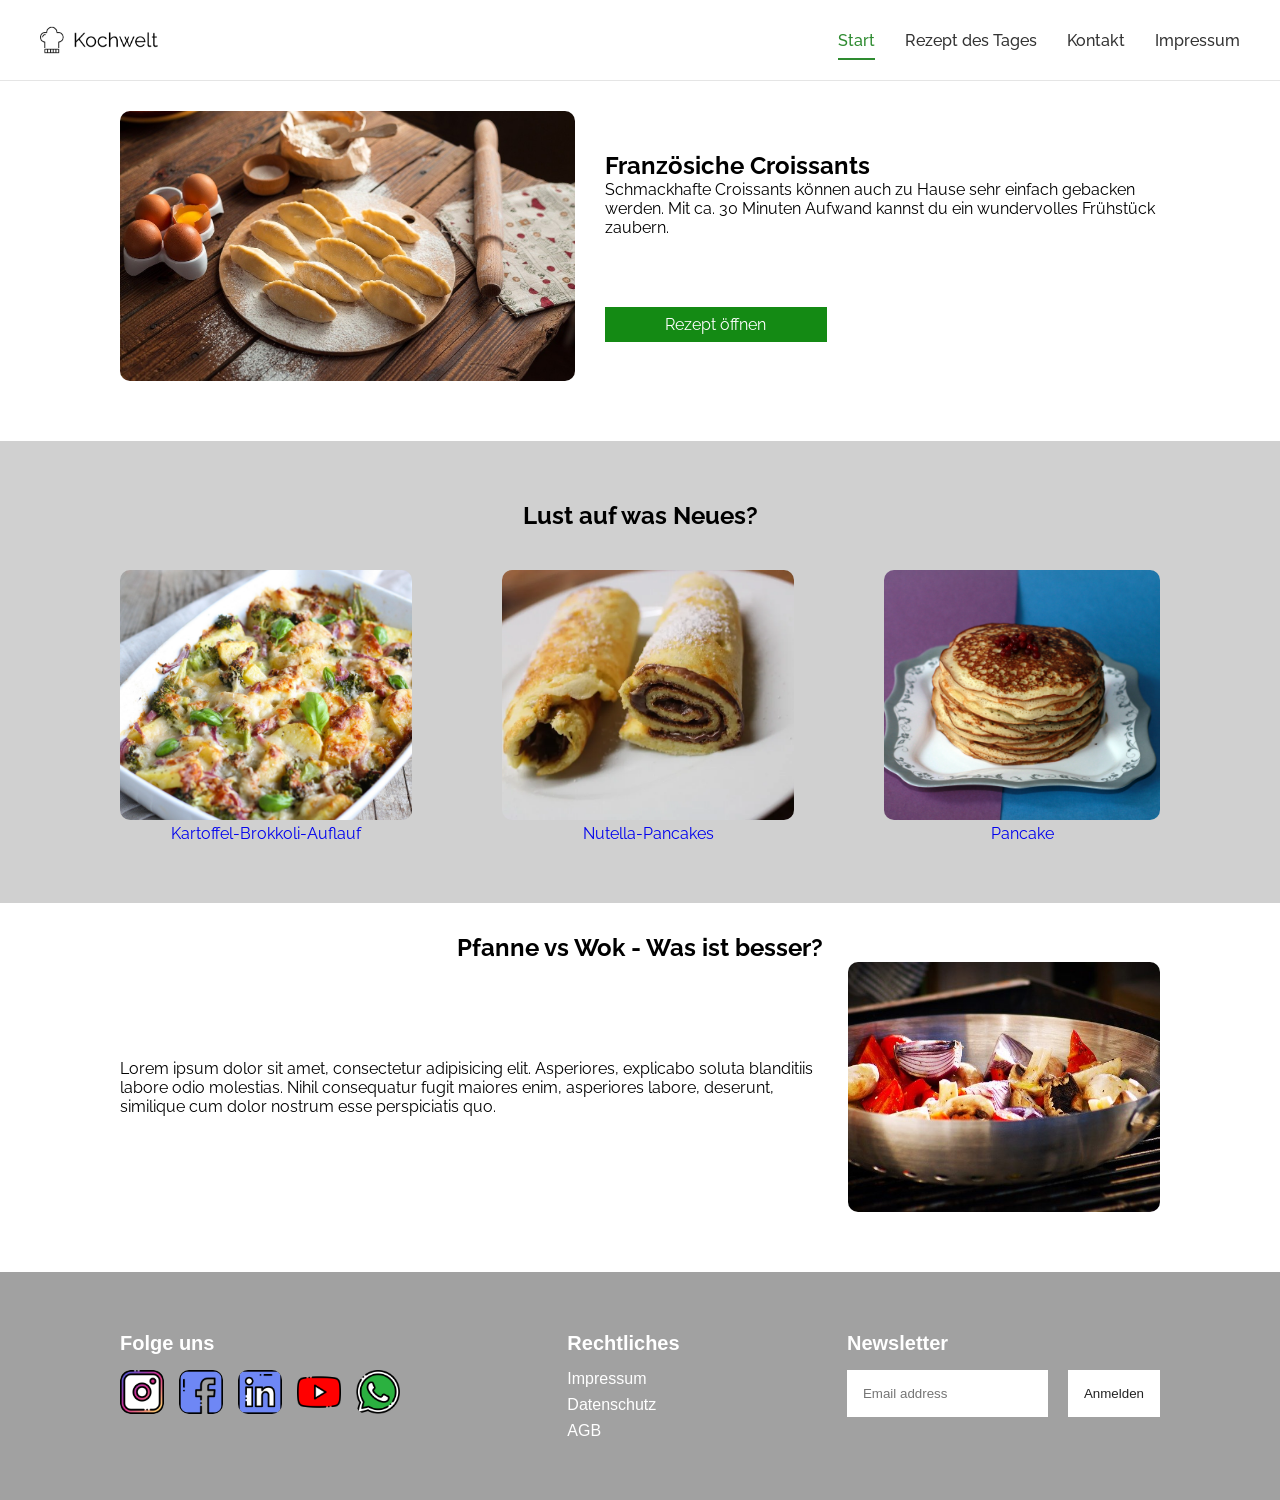
<file: index.html>
<!doctype html>
<html lang="en">
  <head>
    <meta charset="UTF-8" />
    <meta name="viewport" content="width=device-width, initial-scale=1.0" />
    <title>Kochwelt</title>
    <link rel="icon" type="image/svg+xml" href="./assets/img/logo_small.png" />
    <link rel="stylesheet" href="./css/style.css" />
    <link rel="stylesheet" href="./css/fonts.css" />
  </head>

  <body>
    <header>
      <nav class="navbar">
        <div class="nav-inner">
          <a href="#top" class="logo">
            <img src="assets/img/logo.png" alt="Kochwelt" />
          </a>

          <input type="checkbox" id="nav-toggle" class="nav-toggle" hidden />
          <label
            for="nav-toggle"
            class="burger"
            aria-label="Menü öffnen/schließen"
          >
            <span></span>
            <span></span>
            <span></span>
          </label>
          <label for="nav-toggle" class="nav-overlay"></label>
          <ul class="nav-links">
            <li><a href="./index.html" class="active">Start</a></li>
            <li><a href="./pages/bestoftheday.html">Rezept des Tages</a></li>
            <li><a href="/pages/kontakt.html">Kontakt</a></li>
            <li><a href="./pages/impressum.html">Impressum</a></li>
          </ul>
        </div>
      </nav>
    </header>
    <main>
      <section class="hero">
        <img
          class="picture-croissant"
          src="./assets/img/croissant.jpg"
          alt="croissant"
        />
        <div class="hero-text">
          <h2 class="heading-hero">Französiche Croissants</h2>
          <p class="text-hero">
            Schmackhafte Croissants können auch zu Hause sehr einfach
            gebacken<br />
            werden. Mit ca. 30 Minuten Aufwand kannst du ein wundervolles
            Frühstück zaubern.
          </p>

          <a class="button-hero" href="./pages/bestoftheday.html"
            >Rezept öffnen</a
          >
        </div>
      </section>
      <section class="recipe-section">
        <h2 class="heading-section">Lust auf was Neues?</h2>
        <div class="picture-box">
          <div class="recipe">
            <a href="./pages/auflauf.html">
              <img
                class="picture-section"
                src="./assets/img/Kartoffel-Brokkoli-Auflauf.jpg"
                alt="croissant"
            /></a>
            <a class="picture-link" href="./pages/auflauf.html"
              >Kartoffel-Brokkoli-Auflauf</a
            >
          </div>
          <div class="recipe">
            <a href="./pages/nutella-pancakes.html">
              <img
                class="picture-section"
                src="./assets/img/nutella-pancakes.jpg"
                alt="nutella-pancakes"
            /></a>
            <a class="picture-link" href="./pages/nutella-pancakes.html"
              >Nutella-Pancakes
            </a>
          </div>

          <div class="recipe">
            <a href="./pages/pancake.html">
              <img
                class="picture-section"
                src="./assets/img/pancake.jpg"
                alt="Pancake"
            /></a>
            <a class="picture-link" href="./pages/pancake.html">Pancake</a>
          </div>
        </div>
      </section>
      <section class="wok-section">
        <h2 class="heading-wok">Pfanne vs Wok - Was ist besser?</h2>
        <div class="wok-box">
          <p class="text-wok">
            Lorem ipsum dolor sit amet, consectetur adipisicing elit.
            Asperiores, explicabo soluta blanditiis labore odio molestias. Nihil
            consequatur fugit maiores enim, asperiores labore, deserunt,
            similique cum dolor nostrum esse perspiciatis quo.
          </p>
          <img class="picture-wok" src="./assets/img/wok.jpg" alt="wok" />
        </div>
      </section>
    </main>

    <footer class="footer">
      <!-- Social Media -->
      <div class="footer-bereich">
        <h4>Folge uns</h4>

        <div class="footer-icons">
          <a href="https://www.instagram.com/" target="_blank"
            ><img src="../assets/img/instagram.png" alt="Instagram"
          /></a>
          <a href="https://www.facebook.com/" target="_blank"
            ><img src="../assets/img/facebook.png" alt="Facebook"
          /></a>
          <a href="https://www.linkedin.com/" target="_blank"
            ><img src="../assets/img/linkedin.png" alt="LinkedIn"
          /></a>
          <a href="https://youtube.com/" target="_blank"
            ><img src="../assets/img/youtube.png" alt="YouTube"
          /></a>
          <a href="https://www.whatsapp.com/?lang=de" target="_blank"
            ><img src="../assets/img/whatsapp.png" alt="WhatsApp"
          /></a>
        </div>
      </div>

      <!-- Rechtliches -->
      <div class="footer-bereich">
        <h4>Rechtliches</h4>

        <ul class="rechtliches-liste">
          <li>
            <a href="./pages/impressum.html"> Impressum</a>
          </li>
          <li>
            <a href="./pages/datenschutz.html"> Datenschutz</a>
          </li>
          <li><a href="./pages/agb.html"> AGB</a></li>
        </ul>
      </div>

      <!-- Newsletter -->
      <div class="footer-bereich">
        <h4>Newsletter</h4>

        <form class="footer-form">
          <input required type="email" placeholder="Email address" />

          <button type="submit">Anmelden</button>
        </form>
      </div>
    </footer>
  </body>
</html>
</file>
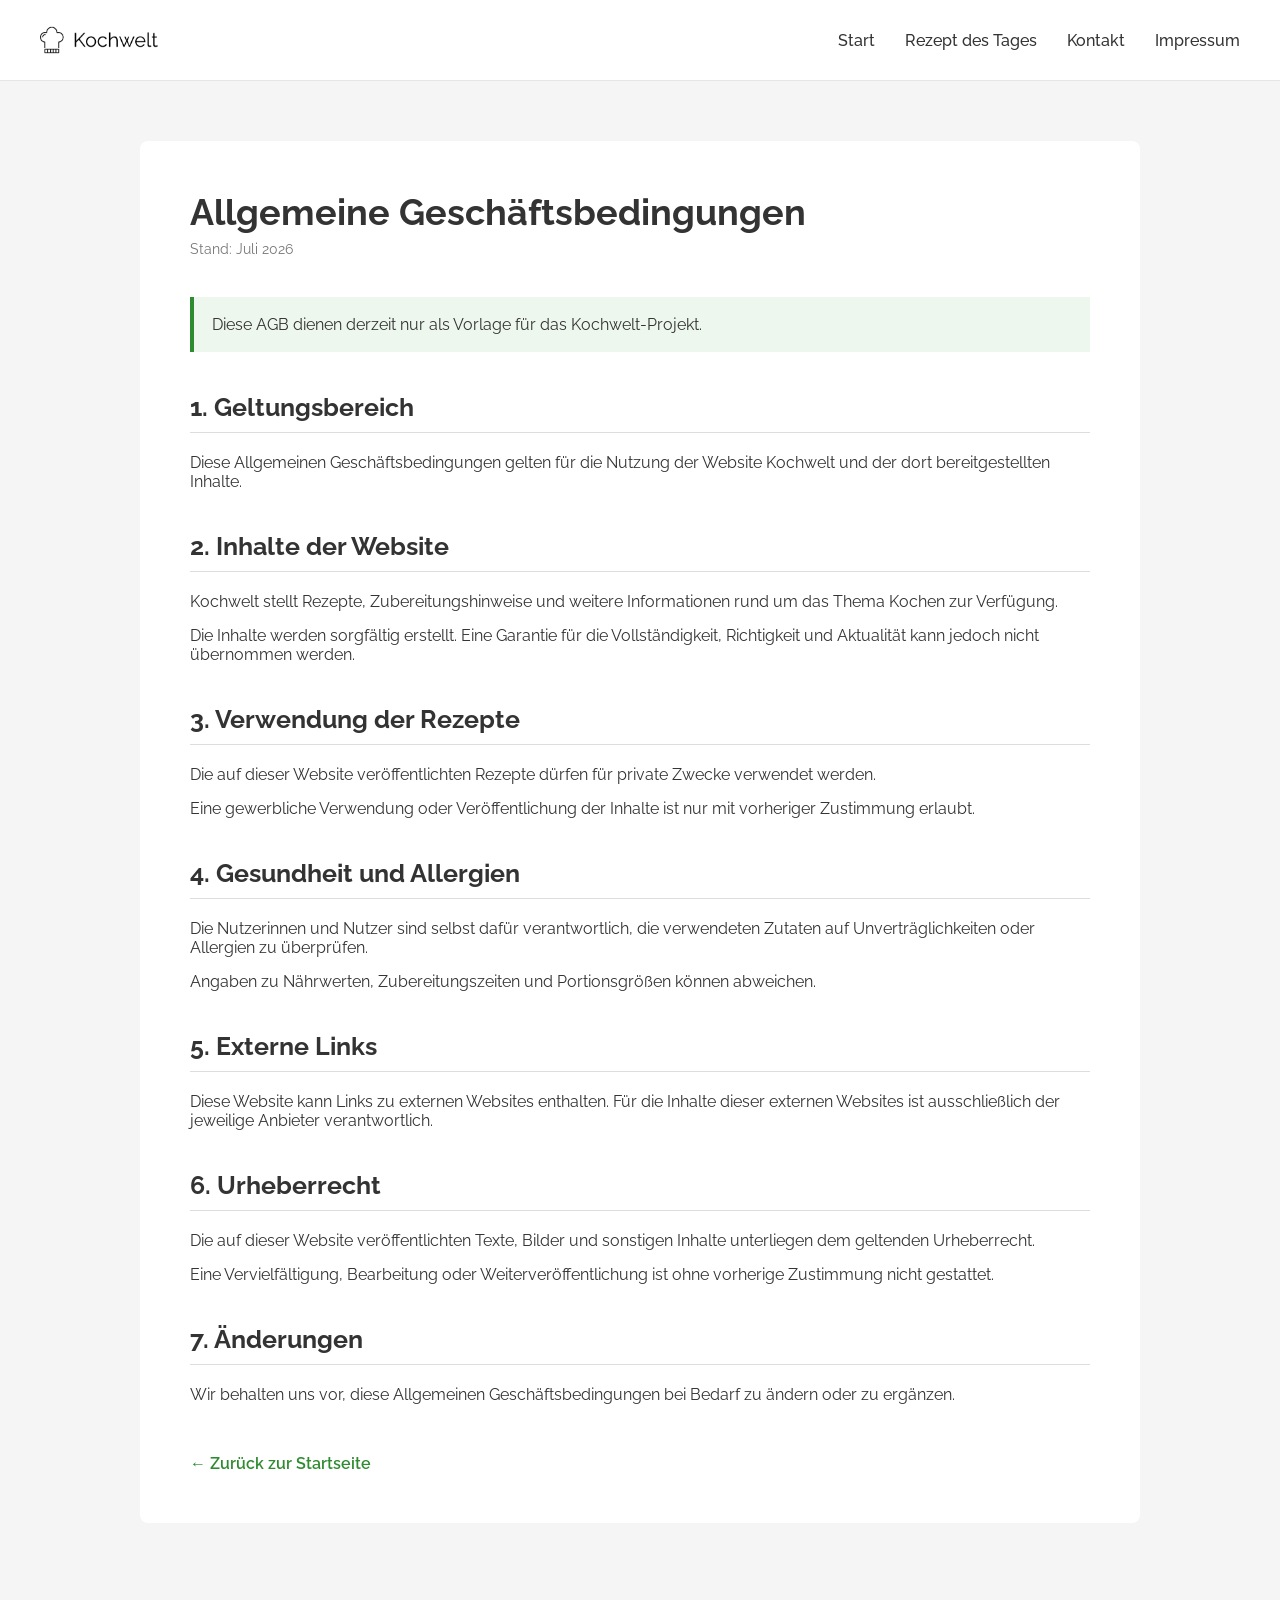
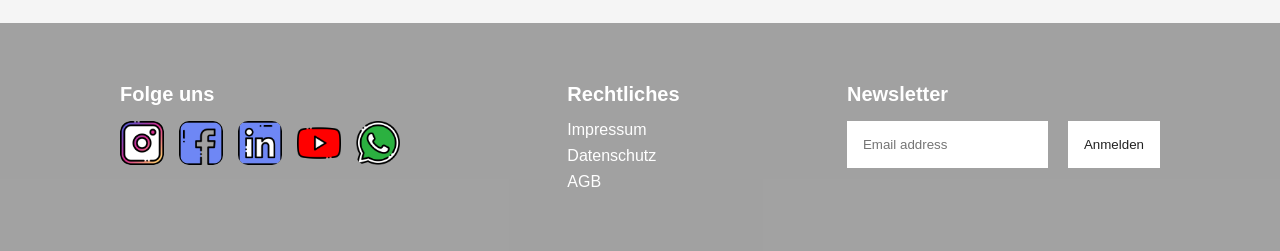
<file: pages/agb.html>
<!doctype html>
<html lang="en">
  <head>
    <meta charset="UTF-8" />
    <meta name="viewport" content="width=device-width, initial-scale=1.0" />
    <title>Kochwelt - AGB's</title>
    <link rel="icon" type="image/svg+xml" href="../assets/img/logo_small.png" />
    <link rel="stylesheet" href="../css/style.css" />
    <link rel="stylesheet" href="../css/fonts.css" />
  </head>

  <body>
    <header>
      <nav class="navbar">
        <div class="nav-inner">
          <a href="../index.html" class="logo">
            <img src="../assets/img/logo.png" alt="Kochwelt" />
          </a>

          <input type="checkbox" id="nav-toggle" class="nav-toggle" hidden />
          <label
            for="nav-toggle"
            class="burger"
            aria-label="Menü öffnen/schließen"
          >
            <span></span>
            <span></span>
            <span></span>
          </label>
          <label for="nav-toggle" class="nav-overlay"></label>
          <ul class="nav-links">
            <li><a href="../index.html">Start</a></li>
            <li>
              <a href="./bestoftheday.html">Rezept des Tages</a>
            </li>
            <li><a href="./kontakt.html">Kontakt</a></li>
            <li><a href="./impressum.html">Impressum</a></li>
          </ul>
        </div>
      </nav>
    </header>

    <main class="rechtliches-main">
      <article class="rechtliches-container">
        <h1>Allgemeine Geschäftsbedingungen</h1>

        <p class="rechtliches-stand">Stand: Juli 2026</p>

        <div class="rechtliches-hinweis">
          Diese AGB dienen derzeit nur als Vorlage für das Kochwelt-Projekt.
        </div>

        <section class="rechtliches-abschnitt">
          <h2>1. Geltungsbereich</h2>

          <p>
            Diese Allgemeinen Geschäftsbedingungen gelten für die Nutzung der
            Website Kochwelt und der dort bereitgestellten Inhalte.
          </p>
        </section>

        <section class="rechtliches-abschnitt">
          <h2>2. Inhalte der Website</h2>

          <p>
            Kochwelt stellt Rezepte, Zubereitungshinweise und weitere
            Informationen rund um das Thema Kochen zur Verfügung.
          </p>

          <p>
            Die Inhalte werden sorgfältig erstellt. Eine Garantie für die
            Vollständigkeit, Richtigkeit und Aktualität kann jedoch nicht
            übernommen werden.
          </p>
        </section>

        <section class="rechtliches-abschnitt">
          <h2>3. Verwendung der Rezepte</h2>

          <p>
            Die auf dieser Website veröffentlichten Rezepte dürfen für private
            Zwecke verwendet werden.
          </p>

          <p>
            Eine gewerbliche Verwendung oder Veröffentlichung der Inhalte ist
            nur mit vorheriger Zustimmung erlaubt.
          </p>
        </section>

        <section class="rechtliches-abschnitt">
          <h2>4. Gesundheit und Allergien</h2>

          <p>
            Die Nutzerinnen und Nutzer sind selbst dafür verantwortlich, die
            verwendeten Zutaten auf Unverträglichkeiten oder Allergien zu
            überprüfen.
          </p>

          <p>
            Angaben zu Nährwerten, Zubereitungszeiten und Portionsgrößen können
            abweichen.
          </p>
        </section>

        <section class="rechtliches-abschnitt">
          <h2>5. Externe Links</h2>

          <p>
            Diese Website kann Links zu externen Websites enthalten. Für die
            Inhalte dieser externen Websites ist ausschließlich der jeweilige
            Anbieter verantwortlich.
          </p>
        </section>

        <section class="rechtliches-abschnitt">
          <h2>6. Urheberrecht</h2>

          <p>
            Die auf dieser Website veröffentlichten Texte, Bilder und sonstigen
            Inhalte unterliegen dem geltenden Urheberrecht.
          </p>

          <p>
            Eine Vervielfältigung, Bearbeitung oder Weiterveröffentlichung ist
            ohne vorherige Zustimmung nicht gestattet.
          </p>
        </section>

        <section class="rechtliches-abschnitt">
          <h2>7. Änderungen</h2>

          <p>
            Wir behalten uns vor, diese Allgemeinen Geschäftsbedingungen bei
            Bedarf zu ändern oder zu ergänzen.
          </p>
        </section>

        <a class="rechtliches-zurück" href="../index.html">
          ← Zurück zur Startseite
        </a>
      </article>
    </main>

    <footer class="footer">
      <!-- Social Media -->
      <div class="footer-bereich">
        <h4>Folge uns</h4>

        <div class="footer-icons">
          <a href="https://www.instagram.com/" target="_blank"
            ><img src="../assets/img/instagram.png" alt="Instagram"
          /></a>
          <a href="https://www.facebook.com/" target="_blank"
            ><img src="../assets/img/facebook.png" alt="Facebook"
          /></a>
          <a href="https://www.linkedin.com/" target="_blank"
            ><img src="../assets/img/linkedin.png" alt="LinkedIn"
          /></a>
          <a href="https://youtube.com/" target="_blank"
            ><img src="../assets/img/youtube.png" alt="YouTube"
          /></a>
          <a href="https://www.whatsapp.com/?lang=de" target="_blank"
            ><img src="../assets/img/whatsapp.png" alt="WhatsApp"
          /></a>
        </div>
      </div>

      <!-- Rechtliches -->
      <div class="footer-bereich">
        <h4>Rechtliches</h4>

        <ul class="rechtliches-liste">
          <li>
            <a href="./impressum.html">Impressum</a>
          </li>
          <li>
            <a href="./datenschutz.html">Datenschutz</a>
          </li>
          <li><a href="./agb.html"> AGB</a></li>
        </ul>
      </div>

      <!-- Newsletter -->
      <div class="footer-bereich">
        <h4>Newsletter</h4>

        <form class="footer-form">
          <input required type="email" placeholder="Email address" />

          <button type="submit">Anmelden</button>
        </form>
      </div>
    </footer>
  </body>
</html>
</file>
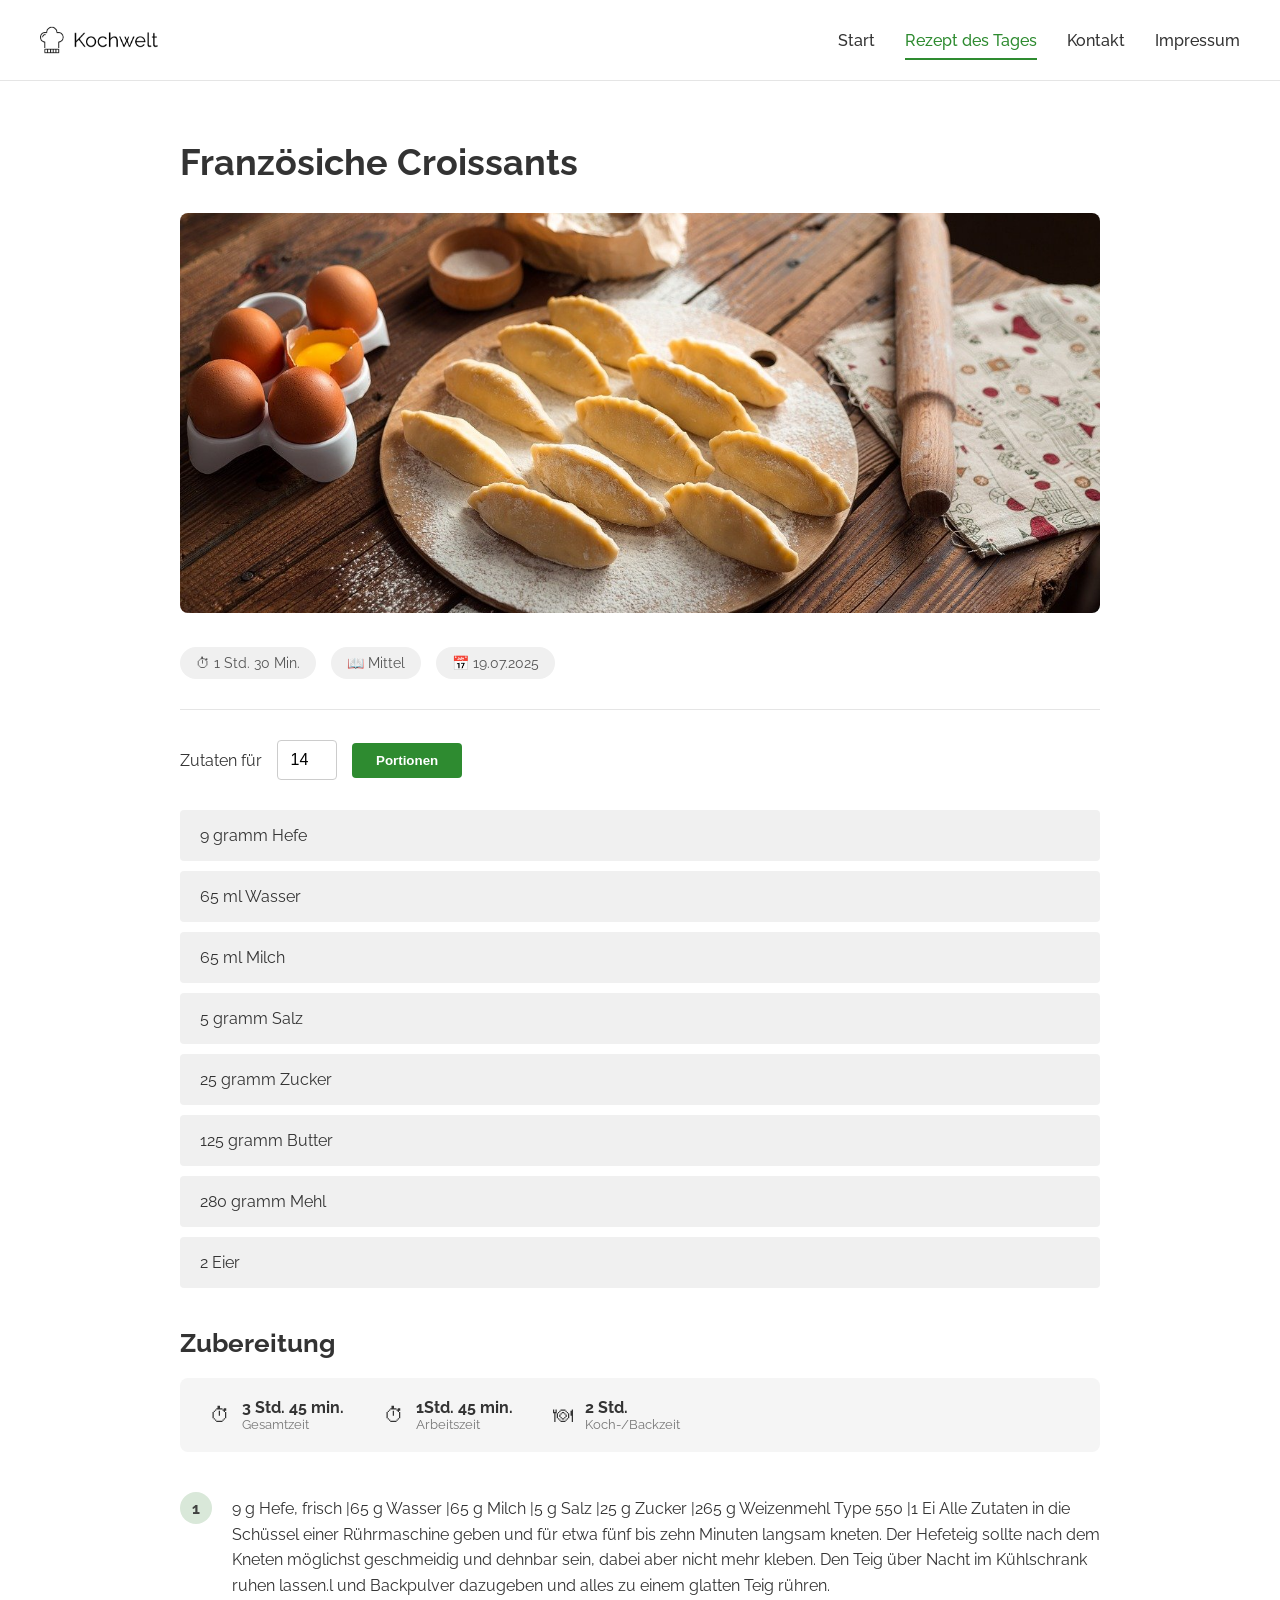
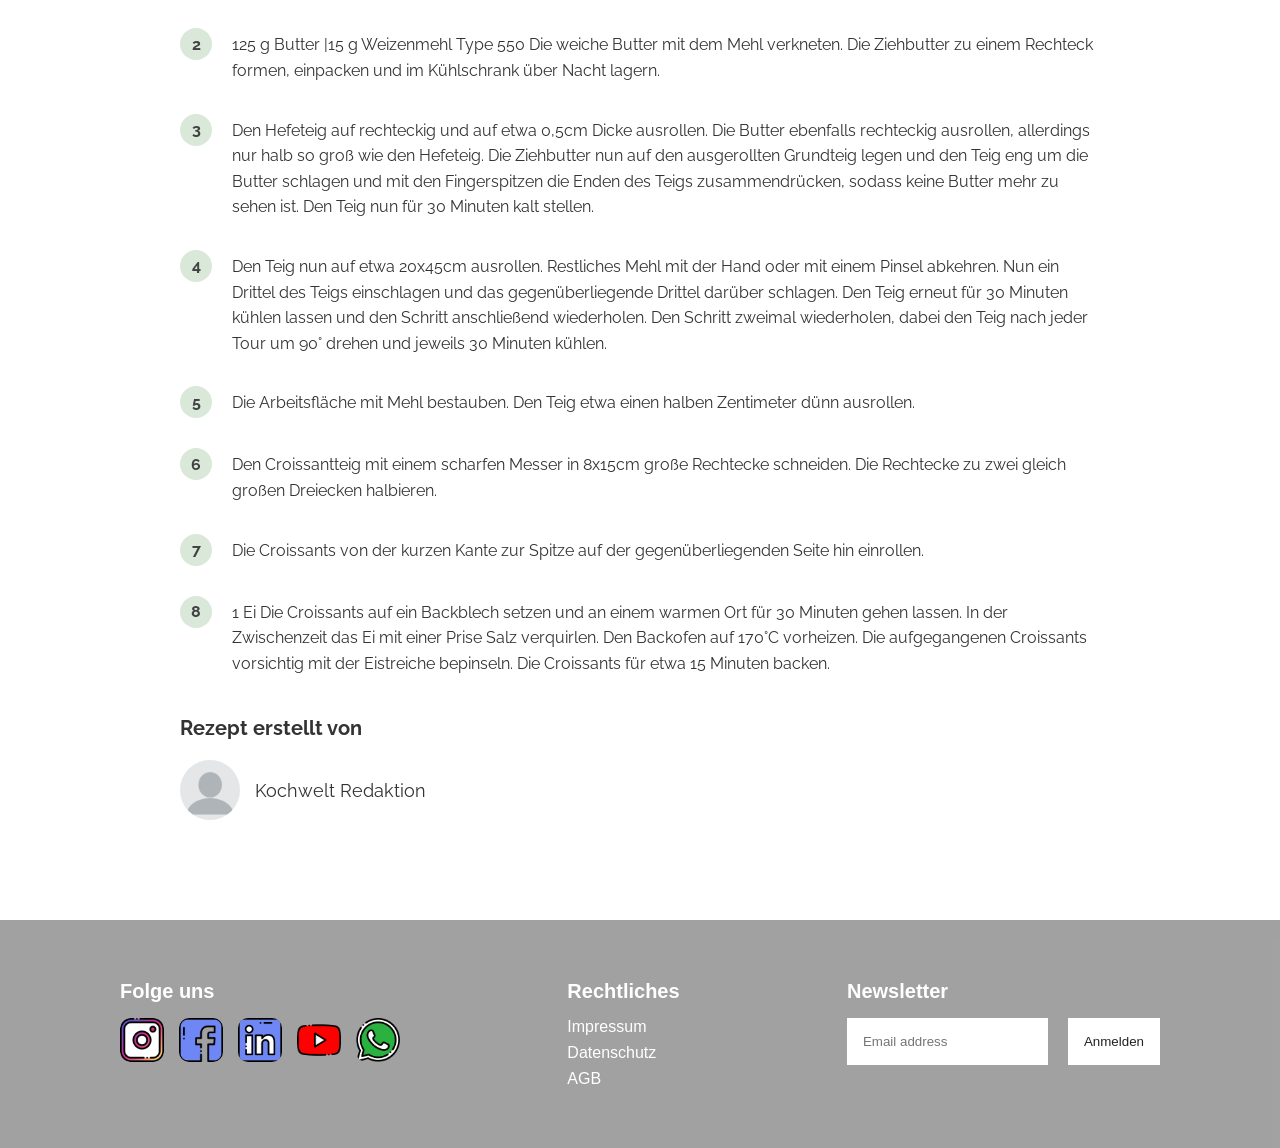
<file: pages/bestoftheday.html>
<!DOCTYPE html>
<html lang="en">
  <head>
    <meta charset="UTF-8" />
    <meta name="viewport" content="width=device-width, initial-scale=1.0" />
    <title>Kochwelt - Rezept des Tages</title>
    <link rel="icon" type="image/svg+xml" href="../assets/img/logo_small.png" />
    <link rel="stylesheet" href="../css/style.css" />
    <link rel="stylesheet" href="../css/fonts.css" />
  </head>
  

<body>
  <header>
    <nav class="navbar">
      <div class="nav-inner">
        <a href="../index.html" class="logo">
          <img src="../assets/img/logo.png" alt="Kochwelt" />
        </a>

          <input type="checkbox" id="nav-toggle" class="nav-toggle" hidden />
          <label for="nav-toggle" class="burger" aria-label="Menü öffnen/schließen">
            <span></span>
            <span></span>
            <span></span>
          </label>
          <label for="nav-toggle" class="nav-overlay"></label>
        <ul class="nav-links">
          <li><a href="../index.html">Start</a></li>
          <li><a href="#bestoftheday" class="active">Rezept des Tages</a></li>
          <li><a href="./kontakt.html">Kontakt</a></li>
          <li><a href="./impressum.html">Impressum</a></li>
        </ul>
      </div>
    </nav>
  </header>
  <main class="rezept-main">
    <h1 class="rezept-titel">Französiche Croissants</h1>
    <img class="rezept-bild" src="../assets/img/croissant.jpg" alt="Croissants">

    <div class="rezept-meta">
      <span class="meta-item">⏱ 1 Std. 30 Min.</span>
      <span class="meta-item">📖 Mittel</span>
      <span class="meta-item">📅 19.07.2025</span>
    </div>

    <hr class="rezept-trenner" />

    <div class="portionen-bereich">
      <label for="portionen">Zutaten für</label>
      <input type="number" id="portionen" class="portionen-input" value="14" min="1" />
      <button type="button" class="portionen-btn">Portionen</button>
    </div>

    <ul class="zutaten-liste">
      <li>9 gramm Hefe</li>
      <li>65 ml Wasser</li>
      <li>65 ml Milch</li>
      <li>5 gramm Salz</li>
      <li>25 gramm Zucker</li>
      <li>125 gramm Butter</li>
      <li>280 gramm Mehl</li>
      <li>2 Eier</li>
    </ul>

    <h2 class="zubereitung-titel">Zubereitung</h2>

    <div class="zeit-info-box">
      <div class="zeit-info-item">
        <span class="zeit-icon">⏱</span>
        <div class="zeit-info-text">
          <strong>3 Std. 45 min.</strong>
          <span class="zeit-label">Gesamtzeit</span>
        </div>
      </div>
      <div class="zeit-info-item">
        <span class="zeit-icon">⏱</span>
        <div class="zeit-info-text">
          <strong>1Std. 45 min. </strong>
          <span class="zeit-label">Arbeitszeit</span>
        </div>
      </div>
      <div class="zeit-info-item">
        <span class="zeit-icon">🍽</span>
        <div class="zeit-info-text">
          <strong>2 Std.</strong>
          <span class="zeit-label">Koch-/Backzeit</span>
        </div>
      </div>
    </div>

    <ol class="zubereitung-schritte">
      <li>
        <span class="schritt-nummer">1</span>
        <p>
          9 g Hefe, frisch |65 g Wasser |65 g Milch |5 g Salz |25 g Zucker |265 g Weizenmehl Type 550 |1 Ei
          Alle Zutaten in die Schüssel einer Rührmaschine geben und für etwa fünf bis zehn Minuten langsam kneten.
          Der Hefeteig sollte nach dem Kneten möglichst geschmeidig und dehnbar sein, dabei aber nicht mehr kleben. Den
          Teig über Nacht im Kühlschrank ruhen lassen.l und Backpulver dazugeben und alles zu einem glatten Teig rühren.
        </p>
      </li>
      <li>
        <span class="schritt-nummer">2</span>
        <p>
          125 g Butter |15 g Weizenmehl Type 550
          Die weiche Butter mit dem Mehl verkneten. Die Ziehbutter zu einem Rechteck formen, einpacken und im
          Kühlschrank über Nacht lagern.
        </p>
      </li>
      <li>
        <span class="schritt-nummer">3</span>
        <p>
          Den Hefeteig auf rechteckig und auf etwa 0,5cm Dicke ausrollen. Die Butter ebenfalls rechteckig ausrollen,
          allerdings nur halb so groß wie den Hefeteig.
          Die Ziehbutter nun auf den ausgerollten Grundteig legen und den Teig eng um die Butter schlagen und mit den
          Fingerspitzen die Enden des Teigs zusammendrücken, sodass keine Butter mehr zu sehen ist.
          Den Teig nun für 30 Minuten kalt stellen.
        </p>
      </li>
      <li>
        <span class="schritt-nummer">4</span>
        <p>
          Den Teig nun auf etwa 20x45cm ausrollen. Restliches Mehl mit der Hand oder mit einem Pinsel abkehren.
          Nun ein Drittel des Teigs einschlagen und das gegenüberliegende Drittel darüber schlagen.
          Den Teig erneut für 30 Minuten kühlen lassen und den Schritt anschließend wiederholen.
          Den Schritt zweimal wiederholen, dabei den Teig nach jeder Tour um 90° drehen und jeweils 30 Minuten kühlen.

        </p>
      </li>
      <li>
        <span class="schritt-nummer">5</span>
        <p>
          Die Arbeitsfläche mit Mehl bestauben. Den Teig etwa einen halben Zentimeter dünn ausrollen.
        </p>
      </li>
      <li>
        <span class="schritt-nummer">6</span>
        <p>
          Den Croissantteig mit einem scharfen Messer in 8x15cm große Rechtecke schneiden. Die Rechtecke zu zwei gleich
          großen Dreiecken halbieren.
        </p>
      </li>
      <li>
        <span class="schritt-nummer">7</span>
        <p>
          Die Croissants von der kurzen Kante zur Spitze auf der gegenüberliegenden Seite hin einrollen.
        </p>
      </li>
      <li>
        <span class="schritt-nummer">8</span>
        <p>
          1 Ei
          Die Croissants auf ein Backblech setzen und an einem warmen Ort für 30 Minuten gehen lassen.
          In der Zwischenzeit das Ei mit einer Prise Salz verquirlen. Den Backofen auf 170°C vorheizen.
          Die aufgegangenen Croissants vorsichtig mit der Eistreiche bepinseln. Die Croissants für etwa 15 Minuten
          backen.
        </p>
      </li>
    </ol>
    <h3 class="autor-titel">Rezept erstellt von</h3>

    <div class="autor-bereich">
      <img class="autor-avatar" src="../assets/img/profile.png" alt="Kochwelt Redaktion" />
      <span class="autor-name">Kochwelt Redaktion</span>
    </div>
  </main>

  <footer class="footer">
    <!-- Social Media -->
    <div class="footer-bereich">
      <h4>Folge uns</h4>

      <div class="footer-icons">
        <a href="https://www.instagram.com/" target="_blank"><img src="../assets/img/instagram.png"
            alt="Instagram" /></a>
        <a href="https://www.facebook.com/" target="_blank"><img src="../assets/img/facebook.png" alt="Facebook" /></a>
        <a href="https://www.linkedin.com/" target="_blank"><img src="../assets/img/linkedin.png" alt="LinkedIn" /></a>
        <a href="https://youtube.com/" target="_blank"><img src="../assets/img/youtube.png" alt="YouTube" /></a>
        <a href="https://www.whatsapp.com/?lang=de" target="_blank"><img src="../assets/img/whatsapp.png"
            alt="WhatsApp" /></a>
      </div>
    </div>

    <!-- Rechtliches -->
    <div class="footer-bereich">
      <h4>Rechtliches</h4>

      <ul class="rechtliches-liste">
        <li>
          <a href="./impressum.html"> Impressum</a>
        </li>
        <li>
          <a href="./datenschutz.html"> Datenschutz</a>
        </li>
        <li><a href="./agb.html"> AGB</a></li>
      </ul>
    </div>

    <!-- Newsletter -->
    <div class="footer-bereich">
      <h4>Newsletter</h4>

      <form class="footer-form">
        <input required type="email" placeholder="Email address" />

        <button type="submit">Anmelden</button>
      </form>
    </div>
  </footer>

</body>

</html>
</file>
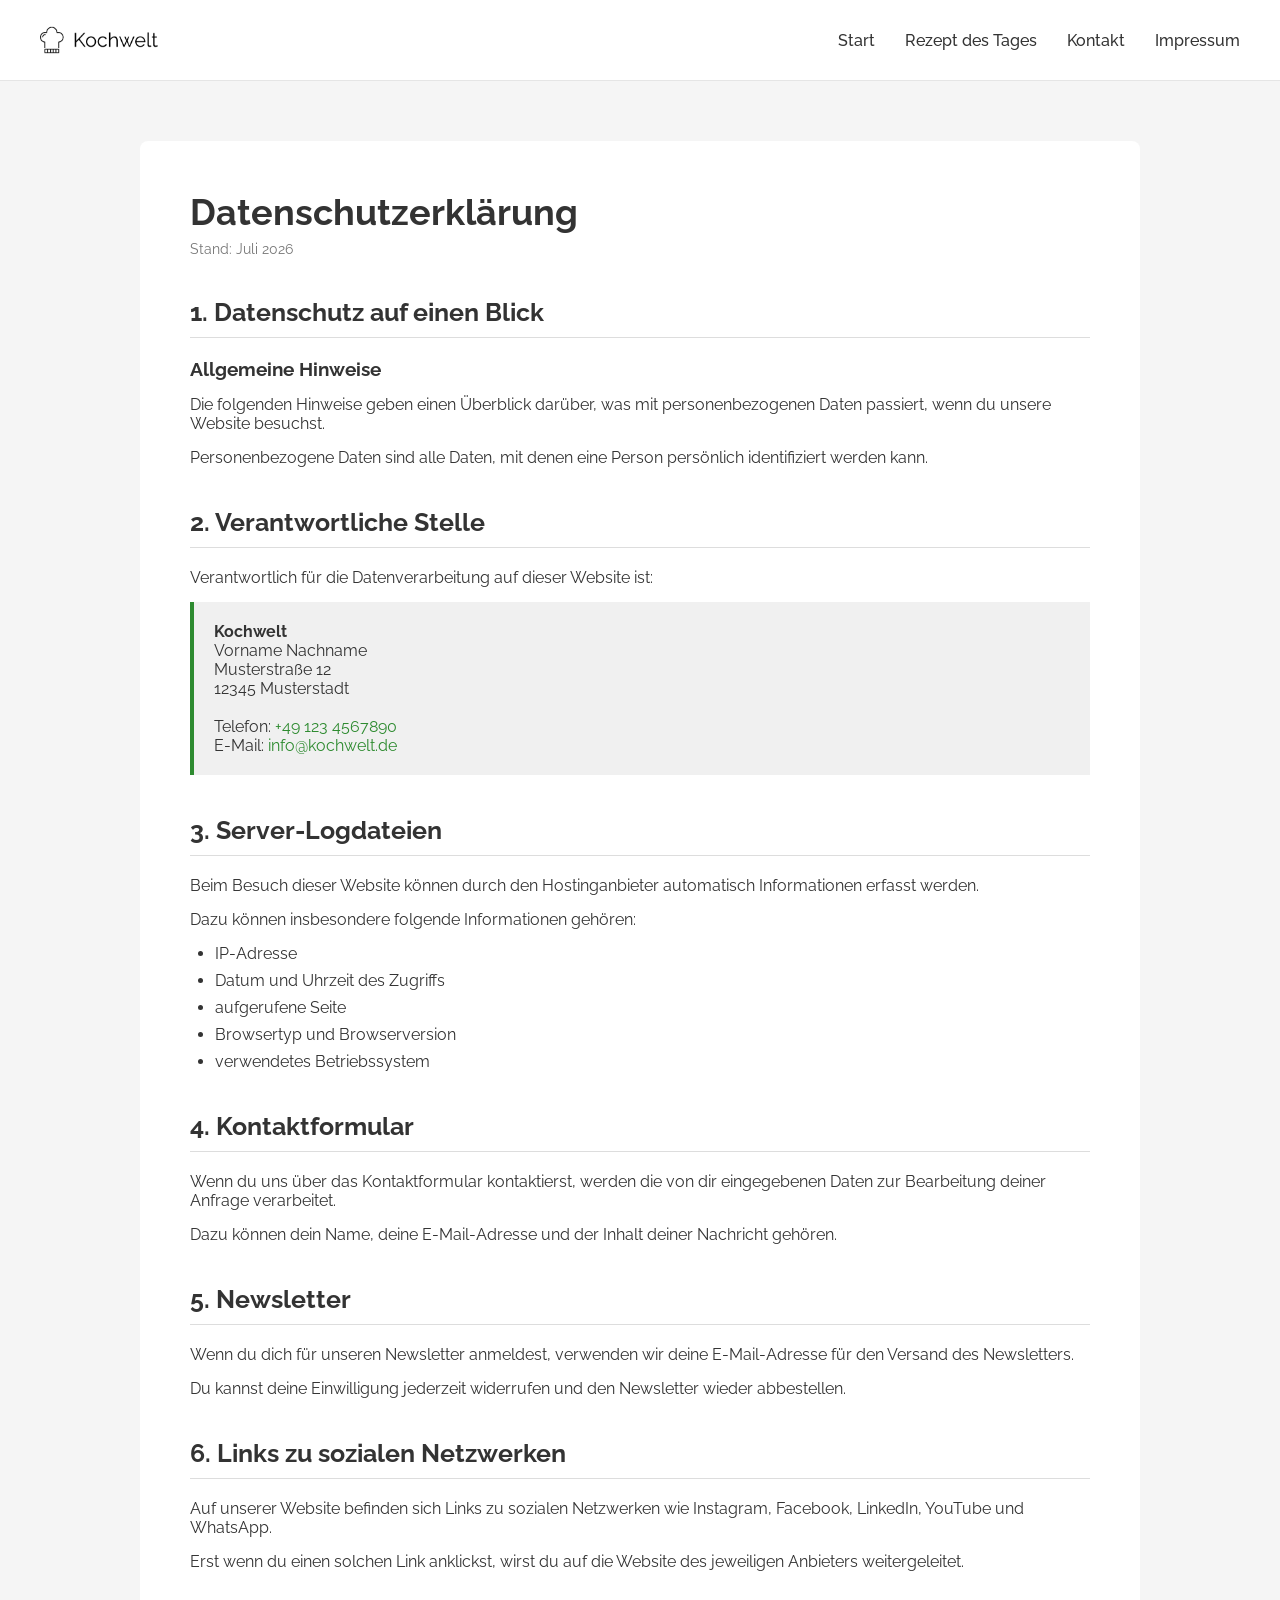
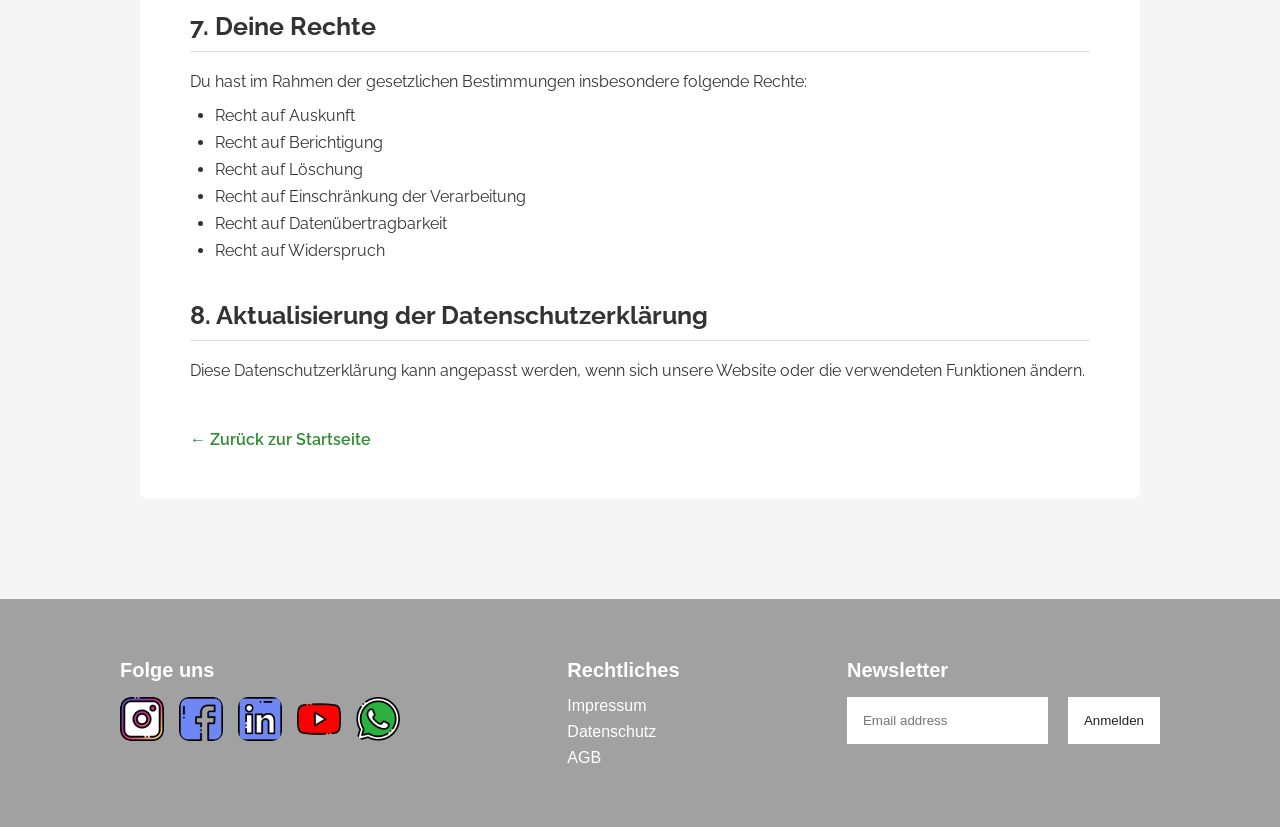
<file: pages/datenschutz.html>
<!doctype html>
<html lang="en">
  <head>
    <meta charset="UTF-8" />
    <meta name="viewport" content="width=device-width, initial-scale=1.0" />
    <title>Kochwelt - Datenschutz</title>
    <link rel="icon" type="image/svg+xml" href="../assets/img/logo_small.png" />
    <link rel="stylesheet" href="../css/style.css" />
    <link rel="stylesheet" href="../css/fonts.css" />
  </head>

  <body>
    <header>
      <nav class="navbar">
        <div class="nav-inner">
          <a href="../index.html" class="logo">
            <img src="../assets/img/logo.png" alt="Kochwelt" />
          </a>

          <input type="checkbox" id="nav-toggle" class="nav-toggle" hidden />
          <label
            for="nav-toggle"
            class="burger"
            aria-label="Menü öffnen/schließen"
          >
            <span></span>
            <span></span>
            <span></span>
          </label>
          <label for="nav-toggle" class="nav-overlay"></label>
          <ul class="nav-links">
            <li><a href="../index.html">Start</a></li>
            <li>
              <a href="./bestoftheday.html">Rezept des Tages</a>
            </li>
            <li><a href="./kontakt.html">Kontakt</a></li>
            <li><a href="./impressum.html">Impressum</a></li>
          </ul>
        </div>
      </nav>
    </header>

    <main class="rechtliches-main">
      <article class="rechtliches-container">
        <h1>Datenschutzerklärung</h1>

        <p class="rechtliches-stand">Stand: Juli 2026</p>

        <section class="rechtliches-abschnitt">
          <h2>1. Datenschutz auf einen Blick</h2>

          <h3>Allgemeine Hinweise</h3>

          <p>
            Die folgenden Hinweise geben einen Überblick darüber, was mit
            personenbezogenen Daten passiert, wenn du unsere Website besuchst.
          </p>

          <p>
            Personenbezogene Daten sind alle Daten, mit denen eine Person
            persönlich identifiziert werden kann.
          </p>
        </section>

        <section class="rechtliches-abschnitt">
          <h2>2. Verantwortliche Stelle</h2>

          <p>
            Verantwortlich für die Datenverarbeitung auf dieser Website ist:
          </p>

          <address class="kontakt-daten">
            <strong>Kochwelt</strong><br />
            Vorname Nachname<br />
            Musterstraße 12<br />
            12345 Musterstadt<br /><br />

            Telefon:
            <a href="tel:+491234567890">+49 123 4567890</a><br />

            E-Mail:
            <a href="mailto:info@kochwelt.de">info@kochwelt.de</a>
          </address>
        </section>

        <section class="rechtliches-abschnitt">
          <h2>3. Server-Logdateien</h2>

          <p>
            Beim Besuch dieser Website können durch den Hostinganbieter
            automatisch Informationen erfasst werden.
          </p>

          <p>Dazu können insbesondere folgende Informationen gehören:</p>

          <ul>
            <li>IP-Adresse</li>
            <li>Datum und Uhrzeit des Zugriffs</li>
            <li>aufgerufene Seite</li>
            <li>Browsertyp und Browserversion</li>
            <li>verwendetes Betriebssystem</li>
          </ul>
        </section>

        <section class="rechtliches-abschnitt">
          <h2>4. Kontaktformular</h2>

          <p>
            Wenn du uns über das Kontaktformular kontaktierst, werden die von
            dir eingegebenen Daten zur Bearbeitung deiner Anfrage verarbeitet.
          </p>

          <p>
            Dazu können dein Name, deine E-Mail-Adresse und der Inhalt deiner
            Nachricht gehören.
          </p>
        </section>

        <section class="rechtliches-abschnitt">
          <h2>5. Newsletter</h2>

          <p>
            Wenn du dich für unseren Newsletter anmeldest, verwenden wir deine
            E-Mail-Adresse für den Versand des Newsletters.
          </p>

          <p>
            Du kannst deine Einwilligung jederzeit widerrufen und den Newsletter
            wieder abbestellen.
          </p>
        </section>

        <section class="rechtliches-abschnitt">
          <h2>6. Links zu sozialen Netzwerken</h2>

          <p>
            Auf unserer Website befinden sich Links zu sozialen Netzwerken wie
            Instagram, Facebook, LinkedIn, YouTube und WhatsApp.
          </p>

          <p>
            Erst wenn du einen solchen Link anklickst, wirst du auf die Website
            des jeweiligen Anbieters weitergeleitet.
          </p>
        </section>

        <section class="rechtliches-abschnitt">
          <h2>7. Deine Rechte</h2>

          <p>
            Du hast im Rahmen der gesetzlichen Bestimmungen insbesondere
            folgende Rechte:
          </p>

          <ul>
            <li>Recht auf Auskunft</li>
            <li>Recht auf Berichtigung</li>
            <li>Recht auf Löschung</li>
            <li>Recht auf Einschränkung der Verarbeitung</li>
            <li>Recht auf Datenübertragbarkeit</li>
            <li>Recht auf Widerspruch</li>
          </ul>
        </section>

        <section class="rechtliches-abschnitt">
          <h2>8. Aktualisierung der Datenschutzerklärung</h2>

          <p>
            Diese Datenschutzerklärung kann angepasst werden, wenn sich unsere
            Website oder die verwendeten Funktionen ändern.
          </p>
        </section>

        <a class="rechtliches-zurück" href="../index.html">
          ← Zurück zur Startseite
        </a>
      </article>
    </main>

    <footer class="footer">
      <!-- Social Media -->
      <div class="footer-bereich">
        <h4>Folge uns</h4>

        <div class="footer-icons">
          <a href="https://www.instagram.com/" target="_blank"
            ><img src="../assets/img/instagram.png" alt="Instagram"
          /></a>
          <a href="https://www.facebook.com/" target="_blank"
            ><img src="../assets/img/facebook.png" alt="Facebook"
          /></a>
          <a href="https://www.linkedin.com/" target="_blank"
            ><img src="../assets/img/linkedin.png" alt="LinkedIn"
          /></a>
          <a href="https://youtube.com/" target="_blank"
            ><img src="../assets/img/youtube.png" alt="YouTube"
          /></a>
          <a href="https://www.whatsapp.com/?lang=de" target="_blank"
            ><img src="../assets/img/whatsapp.png" alt="WhatsApp"
          /></a>
        </div>
      </div>

      <!-- Rechtliches -->
      <div class="footer-bereich">
        <h4>Rechtliches</h4>

        <ul class="rechtliches-liste">
          <li>
            <a href="./impressum.html">Impressum</a>
          </li>
          <li>
            <a href="./datenschutz.html">Datenschutz</a>
          </li>
          <li><a href="./agb.html"> AGB</a></li>
        </ul>
      </div>

      <!-- Newsletter -->
      <div class="footer-bereich">
        <h4>Newsletter</h4>

        <form class="footer-form">
          <input required type="email" placeholder="Email address" />

          <button type="submit">Anmelden</button>
        </form>
      </div>
    </footer>
  </body>
</html>
</file>
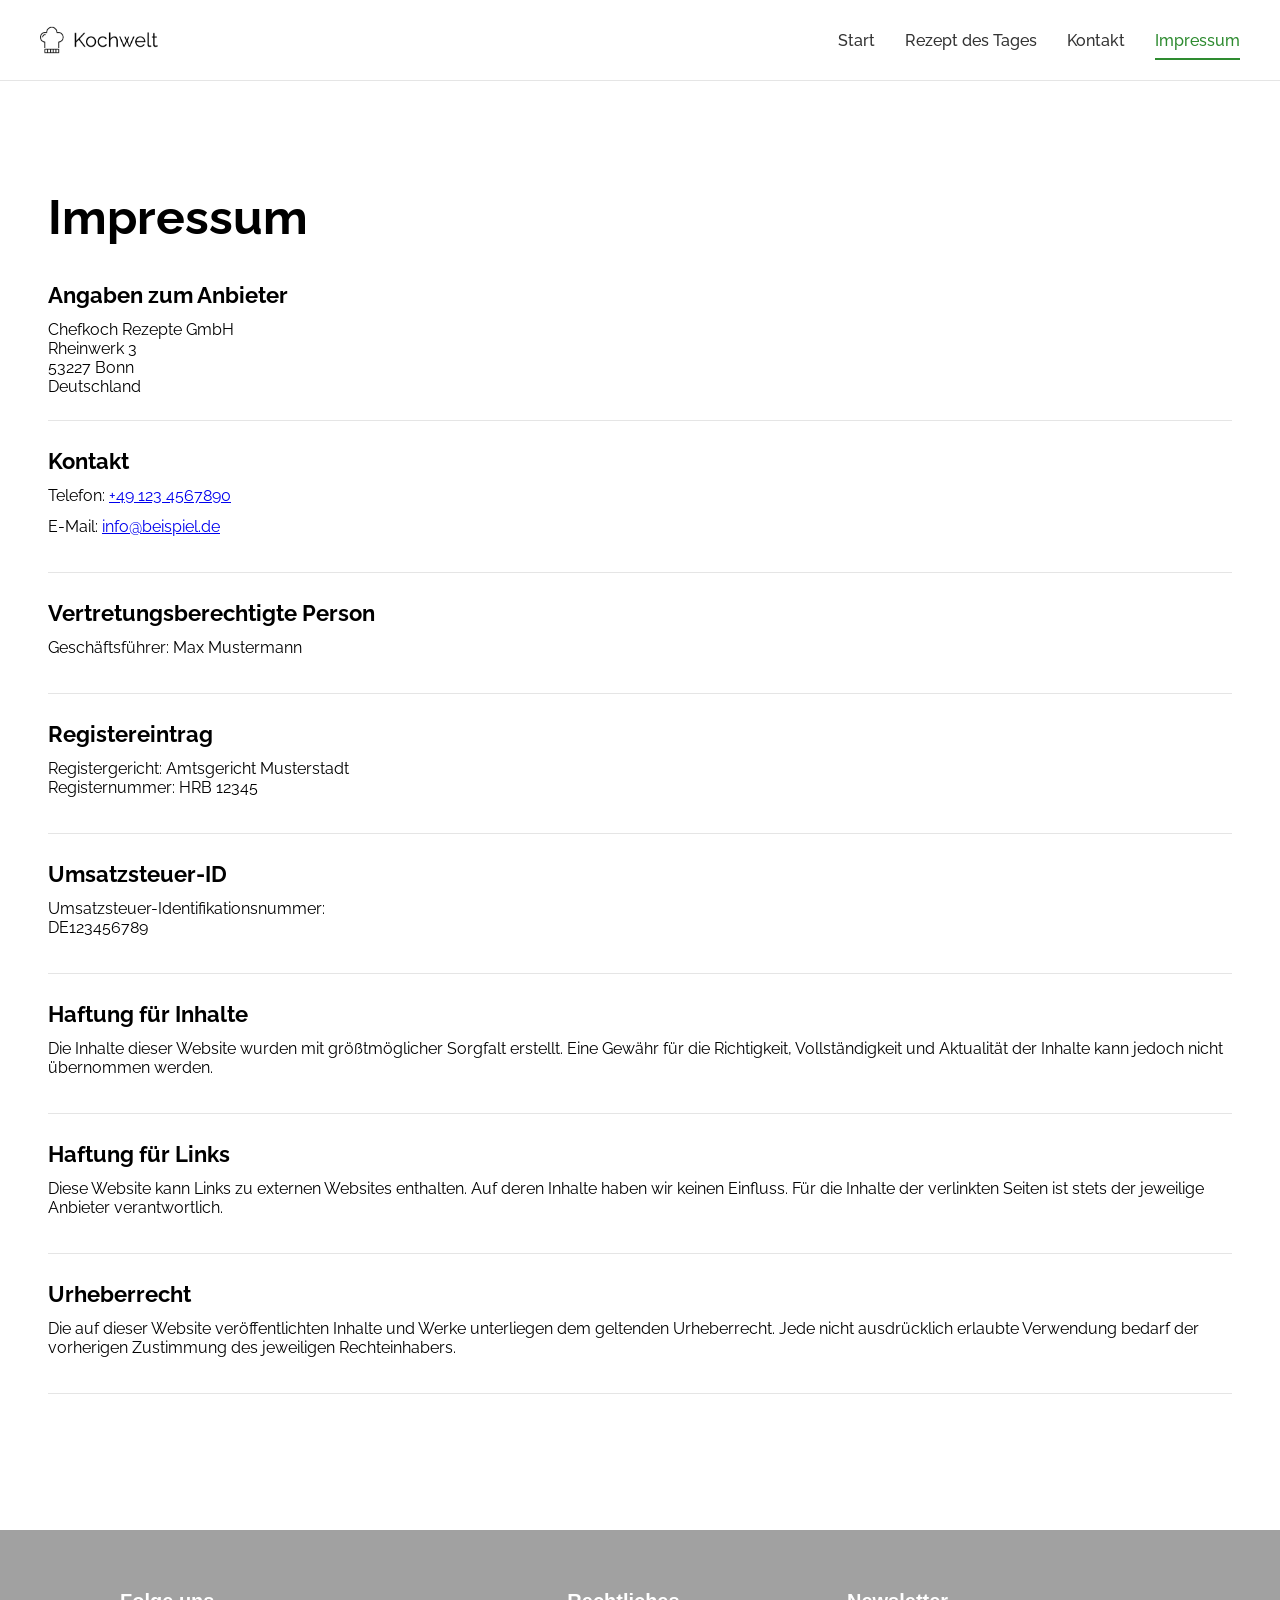
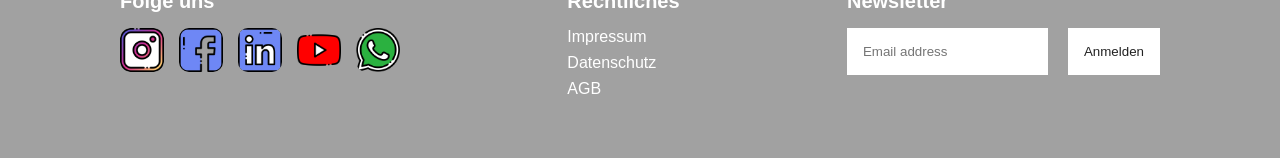
<file: pages/impressum.html>
<!doctype html>
<html lang="en">
  <head>
    <meta charset="UTF-8" />
    <meta name="viewport" content="width=device-width, initial-scale=1.0" />
    <title>Impressum</title>
    <link rel="stylesheet" href="../css/style.css" />
    <link rel="stylesheet" href="../css/fonts.css" />
  </head>
  <body>
    <header>
      <nav class="navbar">
        <div class="nav-inner">
          <a href="#top" class="logo">
            <img src="../assets/img/logo.png" alt="Kochwelt" />
          </a>

          <input type="checkbox" id="nav-toggle" class="nav-toggle" hidden />
          <label
            for="nav-toggle"
            class="burger"
            aria-label="Menü öffnen/schließen"
          >
            <span></span>
            <span></span>
            <span></span>
          </label>
          <label for="nav-toggle" class="nav-overlay"></label>
          <ul class="nav-links">
            <li><a href="../index.html">Start</a></li>
            <li><a href="./bestoftheday.html">Rezept des Tages</a></li>
            <li><a href="./kontakt.html">Kontakt</a></li>
            <li><a href="./impressum.html" class="active">Impressum</a></li>
          </ul>
        </div>
      </nav>
    </header>
    <main class="main">
      <article class="impressum container">
        <h1>Impressum</h1>

        <section>
          <h2>Angaben zum Anbieter</h2>

          <address>
            Chefkoch Rezepte GmbH<br />
            Rheinwerk 3<br />
            53227 Bonn<br />
            Deutschland
          </address>
        </section>

        <section>
          <h2>Kontakt</h2>

          <p>
            Telefon:
            <a href="tel:+491234567890">+49 123 4567890</a>
          </p>

          <p>
            E-Mail:
            <a href="mailto:info@beispiel.de">info@beispiel.de</a>
          </p>
        </section>

        <section>
          <h2>Vertretungsberechtigte Person</h2>
          <p>Geschäftsführer: Max Mustermann</p>
        </section>

        <section>
          <h2>Registereintrag</h2>

          <p>
            Registergericht: Amtsgericht Musterstadt<br />
            Registernummer: HRB 12345
          </p>
        </section>

        <section>
          <h2>Umsatzsteuer-ID</h2>

          <p>
            Umsatzsteuer-Identifikationsnummer:<br />
            DE123456789
          </p>
        </section>

        <section>
          <h2>Haftung für Inhalte</h2>

          <p>
            Die Inhalte dieser Website wurden mit größtmöglicher Sorgfalt
            erstellt. Eine Gewähr für die Richtigkeit, Vollständigkeit und
            Aktualität der Inhalte kann jedoch nicht übernommen werden.
          </p>
        </section>

        <section>
          <h2>Haftung für Links</h2>

          <p>
            Diese Website kann Links zu externen Websites enthalten. Auf deren
            Inhalte haben wir keinen Einfluss. Für die Inhalte der verlinkten
            Seiten ist stets der jeweilige Anbieter verantwortlich.
          </p>
        </section>

        <section>
          <h2>Urheberrecht</h2>

          <p>
            Die auf dieser Website veröffentlichten Inhalte und Werke
            unterliegen dem geltenden Urheberrecht. Jede nicht ausdrücklich
            erlaubte Verwendung bedarf der vorherigen Zustimmung des jeweiligen
            Rechteinhabers.
          </p>
        </section>
      </article>
    </main>
    <footer class="footer">
      <!-- Social Media -->
      <div class="footer-bereich">
        <h4>Folge uns</h4>

        <div class="footer-icons">
          <a href="https://www.instagram.com/" target="_blank"
            ><img src="../assets/img/instagram.png" alt="Instagram"
          /></a>
          <a href="https://www.facebook.com/" target="_blank"
            ><img src="../assets/img/facebook.png" alt="Facebook"
          /></a>
          <a href="https://www.linkedin.com/" target="_blank"
            ><img src="../assets/img/linkedin.png" alt="LinkedIn"
          /></a>
          <a href="https://youtube.com/" target="_blank"
            ><img src="../assets/img/youtube.png" alt="YouTube"
          /></a>
          <a href="https://www.whatsapp.com/?lang=de" target="_blank"
            ><img src="../assets/img/whatsapp.png" alt="WhatsApp"
          /></a>
        </div>
      </div>

      <!-- Rechtliches -->
      <div class="footer-bereich">
        <h4>Rechtliches</h4>

        <ul class="rechtliches-liste">
          <li>
            <a href="./impressum.html"> Impressum</a>
          </li>
          <li>
            <a href="./datenschutz.html"> Datenschutz</a>
          </li>
          <li><a href="./agb.html"> AGB</a></li>
        </ul>
      </div>

      <!-- Newsletter -->
      <div class="footer-bereich">
        <h4>Newsletter</h4>

        <form class="footer-form">
          <input required type="email" placeholder="Email address" />

          <button type="submit">Anmelden</button>
        </form>
      </div>
    </footer>
  </body>
</html>
</file>
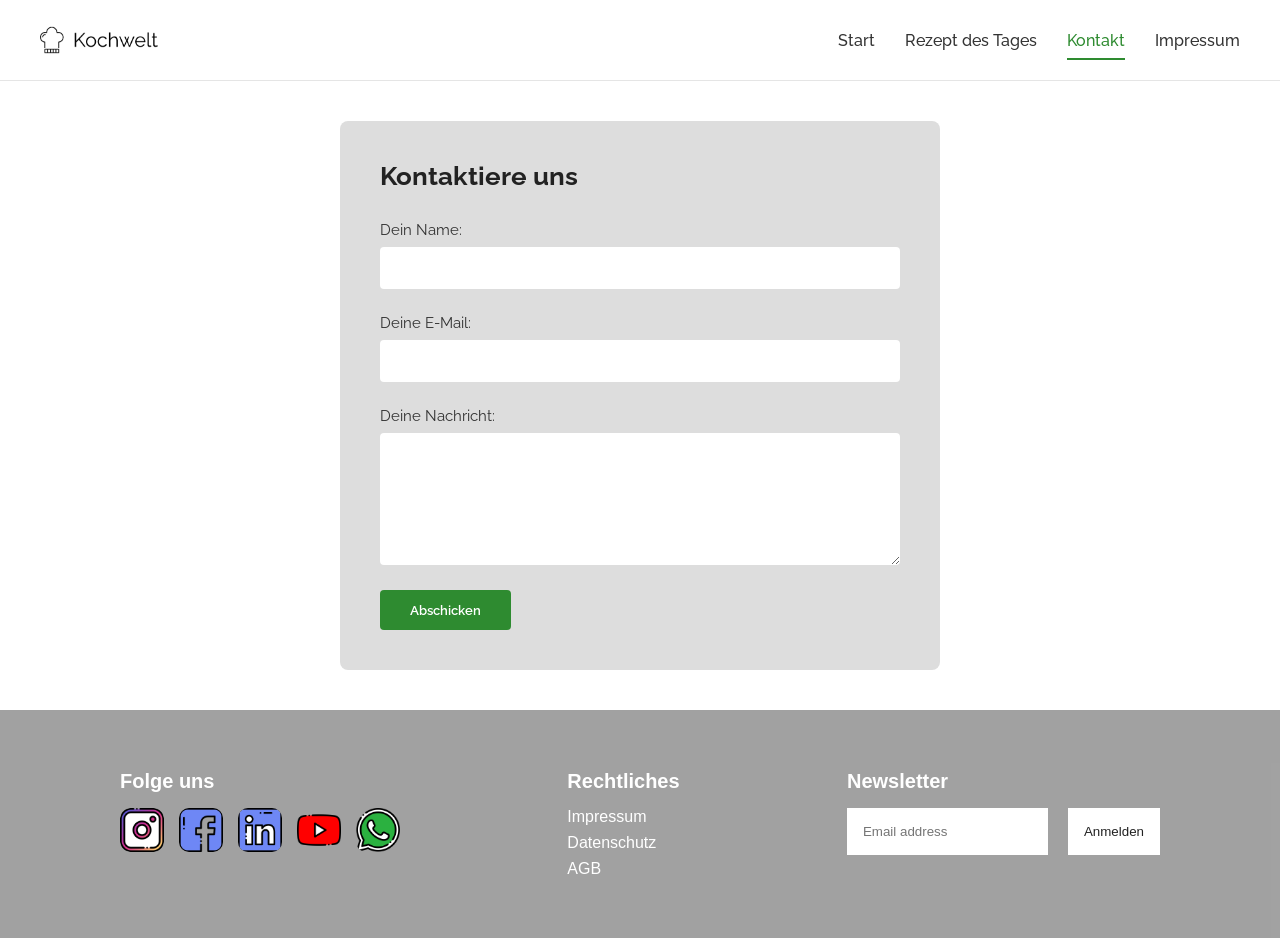
<file: pages/kontakt.html>
<!doctype html>
<html lang="en">
  <head>
    <meta charset="UTF-8" />
    <meta name="viewport" content="width=device-width, initial-scale=1.0" />
    <title>Kochwelt - Kontakt</title>
    <link rel="icon" type="image/svg+xml" href="../assets/img/logo_small.png" />
    <link rel="stylesheet" href="../css/style.css" />
    <link rel="stylesheet" href="../css/fonts.css" />
  </head>

  <body>
    <header>
      <nav class="navbar">
        <div class="nav-inner">
          <a href="../index.html" class="logo">
            <img src="../assets/img/logo.png" alt="Kochwelt" />
          </a>

          <input type="checkbox" id="nav-toggle" class="nav-toggle" hidden />
          <label
            for="nav-toggle"
            class="burger"
            aria-label="Menü öffnen/schließen"
          >
            <span></span>
            <span></span>
            <span></span>
          </label>
          <label for="nav-toggle" class="nav-overlay"></label>
          <ul class="nav-links">
            <li><a href="../index.html">Start</a></li>
            <li>
              <a href="./bestoftheday.html">Rezept des Tages</a>
            </li>
            <li><a href="./kontakt.html" class="active">Kontakt</a></li>
            <li><a href="./impressum.html">Impressum</a></li>
          </ul>
        </div>
      </nav>
    </header>

    <main class="kontakt-main">
      <section class="kontakt-section">
        <div class="kontakt-box">
          <h2 class="kontakt-titel">Kontaktiere uns</h2>

          <form class="kontakt-form">
            <div class="form-group">
              <label for="name">Dein Name:</label>
              <input type="text" id="name" name="name" required />
            </div>

            <div class="form-group">
              <label for="email">Deine E-Mail:</label>
              <input type="email" id="email" name="email" required />
            </div>

            <div class="form-group">
              <label for="nachricht">Deine Nachricht:</label>
              <textarea
                id="nachricht"
                name="nachricht"
                rows="6"
                required
              ></textarea>
            </div>

            <button type="submit" class="kontakt-button">Abschicken</button>
          </form>
        </div>
      </section>
    </main>

    <footer class="footer">
      <!-- Social Media -->
      <div class="footer-bereich">
        <h4>Folge uns</h4>

        <div class="footer-icons">
          <a href="https://www.instagram.com/" target="_blank"
            ><img src="../assets/img/instagram.png" alt="Instagram"
          /></a>
          <a href="https://www.facebook.com/" target="_blank"
            ><img src="../assets/img/facebook.png" alt="Facebook"
          /></a>
          <a href="https://www.linkedin.com/" target="_blank"
            ><img src="../assets/img/linkedin.png" alt="LinkedIn"
          /></a>
          <a href="https://youtube.com/" target="_blank"
            ><img src="../assets/img/youtube.png" alt="YouTube"
          /></a>
          <a href="https://www.whatsapp.com/?lang=de" target="_blank"
            ><img src="../assets/img/whatsapp.png" alt="WhatsApp"
          /></a>
        </div>
      </div>

      <!-- Rechtliches -->
      <div class="footer-bereich">
        <h4>Rechtliches</h4>

        <ul class="rechtliches-liste">
          <li>
            <a href="./impressum.html"> Impressum</a>
          </li>
          <li>
            <a href="./datenschutz.html"> Datenschutz</a>
          </li>
          <li><a href="./agb.html"> AGB</a></li>
        </ul>
      </div>

      <!-- Newsletter -->
      <div class="footer-bereich">
        <h4>Newsletter</h4>

        <form class="footer-form">
          <input required type="email" placeholder="Email address" />

          <button type="submit">Anmelden</button>
        </form>
      </div>
    </footer>
  </body>
</html>
</file>
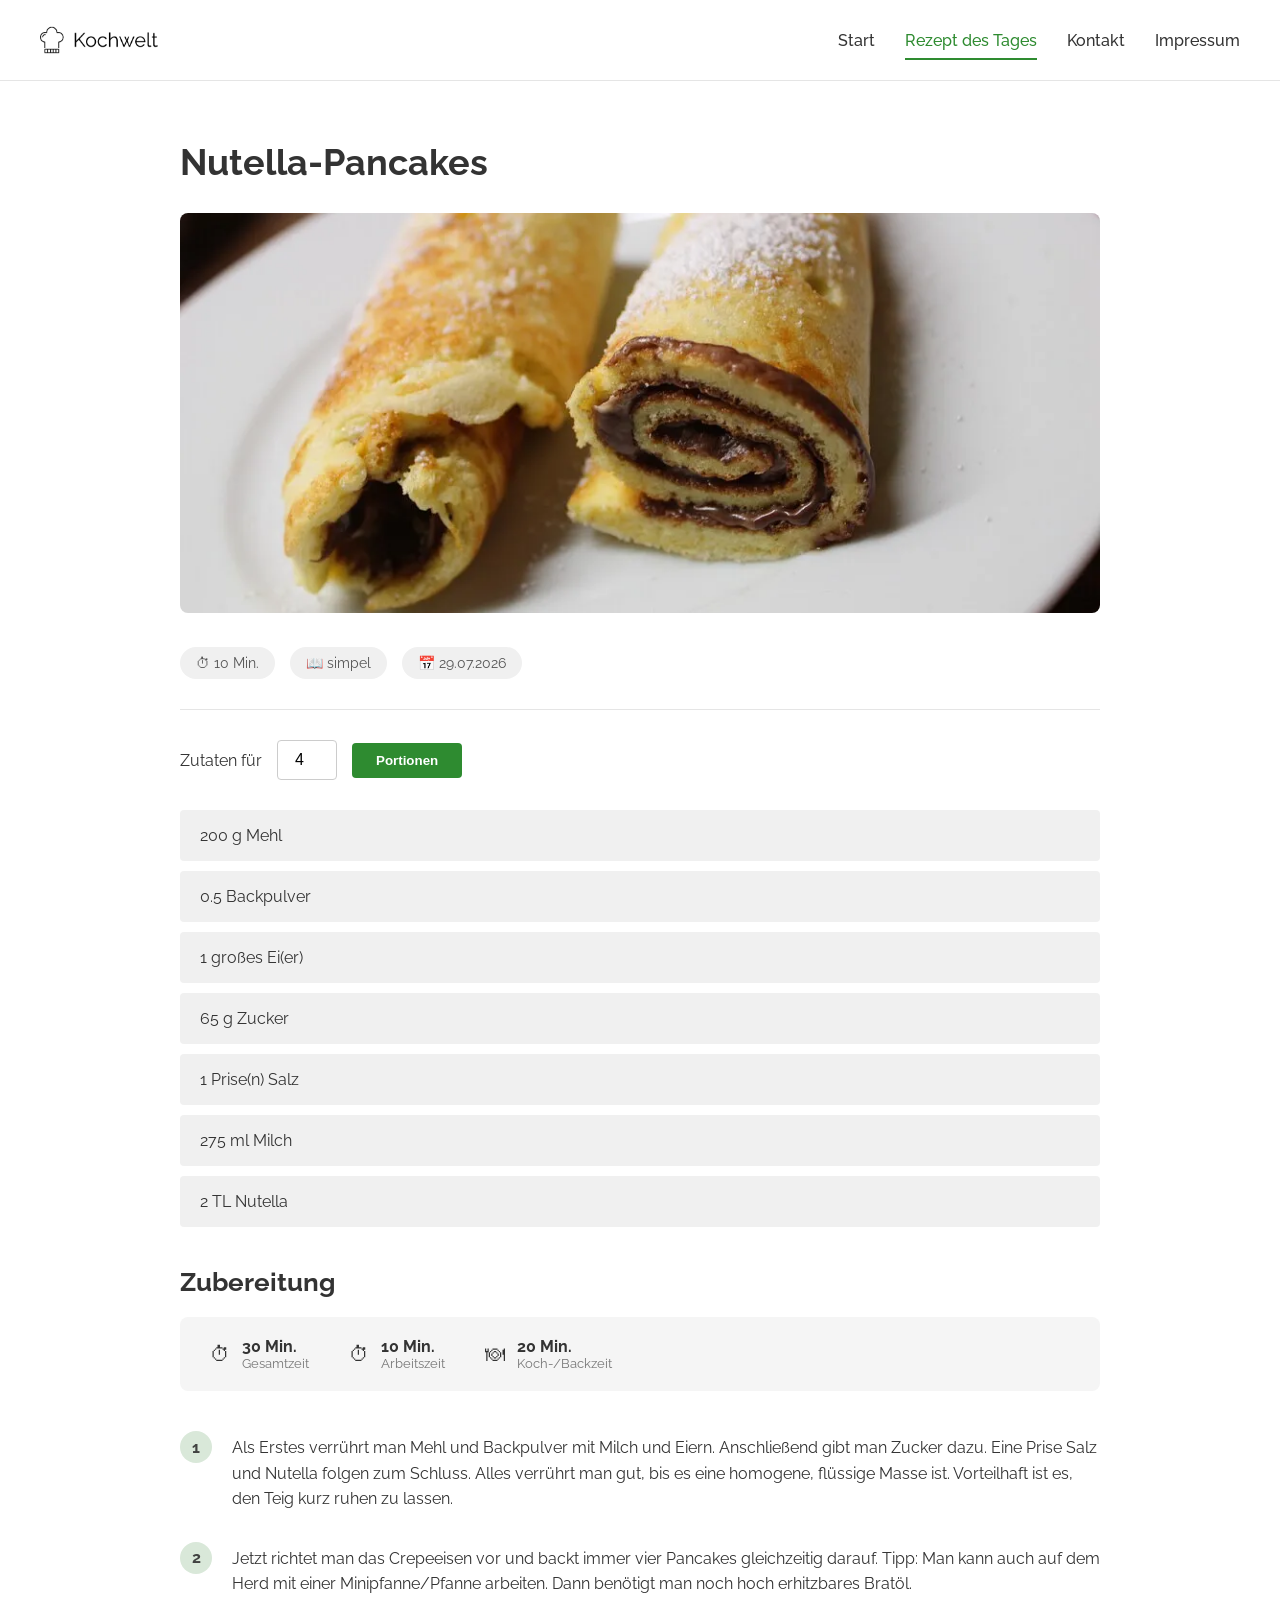
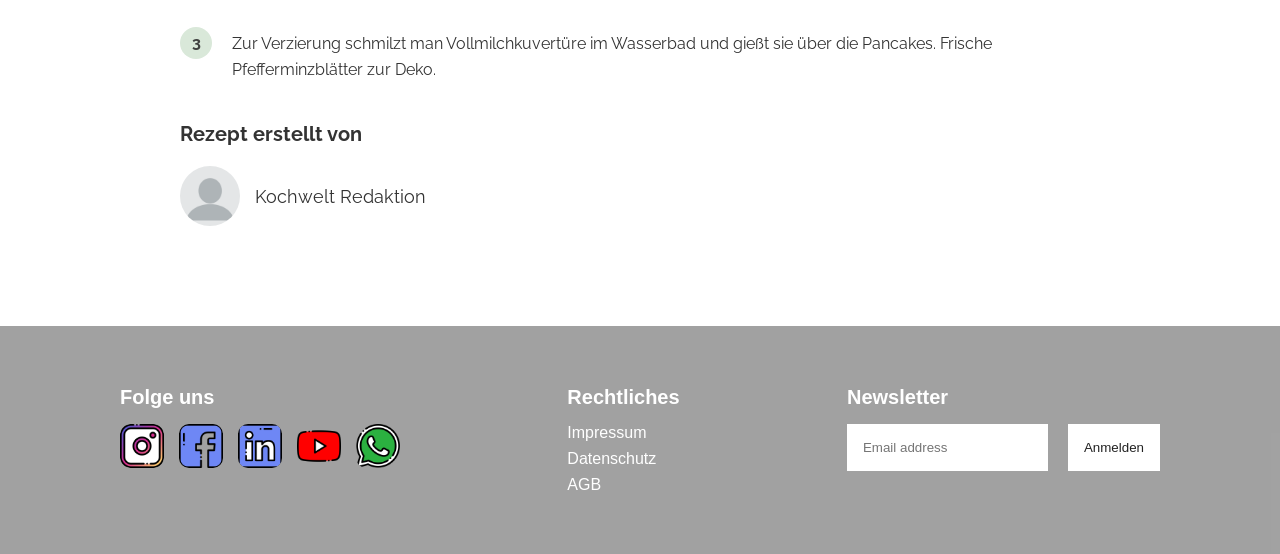
<file: pages/nutella-pancakes.html>
<!doctype html>
<html lang="en">
  <head>
    <meta charset="UTF-8" />
    <meta name="viewport" content="width=device-width, initial-scale=1.0" />
    <title>Kochwelt - Nutella-Pancakes</title>
    <link rel="icon" type="image/svg+xml" href="../assets/img/logo_small.png" />
    <link rel="stylesheet" href="../css/style.css" />
    <link rel="stylesheet" href="../css/fonts.css" />
  </head>

  <body>
    <header>
      <nav class="navbar">
        <div class="nav-inner">
          <a href="../index.html" class="logo">
            <img src="../assets/img/logo.png" alt="Kochwelt" />
          </a>

          <input type="checkbox" id="nav-toggle" class="nav-toggle" hidden />
          <label for="nav-toggle" class="burger" aria-label="Menü öffnen/schließen">
            <span></span>
            <span></span>
            <span></span>
          </label>
          <label for="nav-toggle" class="nav-overlay"></label>
          <ul class="nav-links">
            <li><a href="../index.html">Start</a></li>
            <li>
              <a href="./bestoftheday.html" class="active">Rezept des Tages</a>
            </li>
            <li><a href="./kontakt.html">Kontakt</a></li>
            <li><a href="./impressum.html">Impressum</a></li>
          </ul>
        </div>
      </nav>
    </header>

    <main class="rezept-main">
      <h1 class="rezept-titel">Nutella-Pancakes</h1>

      <img
        class="rezept-bild"
        src="../assets/img/nutella-pancakes.jpg"
        alt="Nutella-Pancakes"
      />

      <div class="rezept-meta">
        <span class="meta-item">⏱ 10 Min.</span>
        <span class="meta-item">📖 simpel</span>
        <span class="meta-item">📅 29.07.2026</span>
      </div>

      <hr class="rezept-trenner" />

      <div class="portionen-bereich">
        <label for="portionen">Zutaten für</label>
        <input
          type="number"
          id="portionen"
          class="portionen-input"
          value="4"
          min="1"
        />
        <button type="button" class="portionen-btn">Portionen</button>
      </div>

      <ul class="zutaten-liste">
        <li>200 g Mehl</li>
        <li>0.5 Backpulver</li>
        <li>1 großes Ei(er)</li>
        <li>65 g Zucker</li>
        <li>1 Prise(n) Salz</li>
        <li>275 ml Milch</li>
        <li>2 TL Nutella</li>
      </ul>

      <h2 class="zubereitung-titel">Zubereitung</h2>

      <div class="zeit-info-box">
        <div class="zeit-info-item">
          <span class="zeit-icon">⏱</span>
          <div class="zeit-info-text">
            <strong>30 Min.</strong>
            <span class="zeit-label">Gesamtzeit</span>
          </div>
        </div>
        <div class="zeit-info-item">
          <span class="zeit-icon">⏱</span>
          <div class="zeit-info-text">
            <strong>10 Min.</strong>
            <span class="zeit-label">Arbeitszeit</span>
          </div>
        </div>
        <div class="zeit-info-item">
          <span class="zeit-icon">🍽</span>
          <div class="zeit-info-text">
            <strong>20 Min.</strong>
            <span class="zeit-label">Koch-/Backzeit</span>
          </div>
        </div>
      </div>

      <ol class="zubereitung-schritte">
        <li>
          <span class="schritt-nummer">1</span>
          <p>
            Als Erstes verrührt man Mehl und Backpulver mit Milch und Eiern.
            Anschließend gibt man Zucker dazu. Eine Prise Salz und Nutella
            folgen zum Schluss. Alles verrührt man gut, bis es eine homogene,
            flüssige Masse ist. Vorteilhaft ist es, den Teig kurz ruhen zu
            lassen.
          </p>
        </li>
        <li>
          <span class="schritt-nummer">2</span>
          <p>
            Jetzt richtet man das Crepeeisen vor und backt immer vier Pancakes
            gleichzeitig darauf. Tipp: Man kann auch auf dem Herd mit einer
            Minipfanne/Pfanne arbeiten. Dann benötigt man noch hoch erhitzbares
            Bratöl.
          </p>
        </li>
        <li>
          <span class="schritt-nummer">3</span>
          <p>
            Zur Verzierung schmilzt man Vollmilchkuvertüre im Wasserbad und
            gießt sie über die Pancakes. Frische Pfefferminzblätter zur Deko.
          </p>
        </li>
      </ol>

      <h3 class="autor-titel">Rezept erstellt von</h3>

      <div class="autor-bereich">
        <img
          class="autor-avatar"
          src="../assets/img/profile.png"
          alt="Kochwelt Redaktion"
        />
        <span class="autor-name">Kochwelt Redaktion</span>
      </div>
    </main>

    <footer class="footer">
      <!-- Social Media -->
      <div class="footer-bereich">
        <h4>Folge uns</h4>

        <div class="footer-icons">
          <a href="https://www.instagram.com/" target="_blank"
            ><img src="../assets/img/instagram.png" alt="Instagram"
          /></a>
          <a href="https://www.facebook.com/" target="_blank"
            ><img src="../assets/img/facebook.png" alt="Facebook"
          /></a>
          <a href="https://www.linkedin.com/" target="_blank"
            ><img src="../assets/img/linkedin.png" alt="LinkedIn"
          /></a>
          <a href="https://youtube.com/" target="_blank"
            ><img src="../assets/img/youtube.png" alt="YouTube"
          /></a>
          <a href="https://www.whatsapp.com/?lang=de" target="_blank"
            ><img src="../assets/img/whatsapp.png" alt="WhatsApp"
          /></a>
        </div>
      </div>

      <!-- Rechtliches -->
      <div class="footer-bereich">
        <h4>Rechtliches</h4>

        <ul class="rechtliches-liste">
          <li>
            <a href="./impressum.html"> Impressum</a>
          </li>
          <li>
            <a href="./datenschutz.html"> Datenschutz</a>
          </li>
          <li><a href="./agb.html"> AGB</a></li>
        </ul>
      </div>

      <!-- Newsletter -->
      <div class="footer-bereich">
        <h4>Newsletter</h4>

        <form class="footer-form">
          <input required type="email" placeholder="Email address" />

          <button type="submit">Anmelden</button>
        </form>
      </div>
    </footer>
  </body>
</html>
</file>
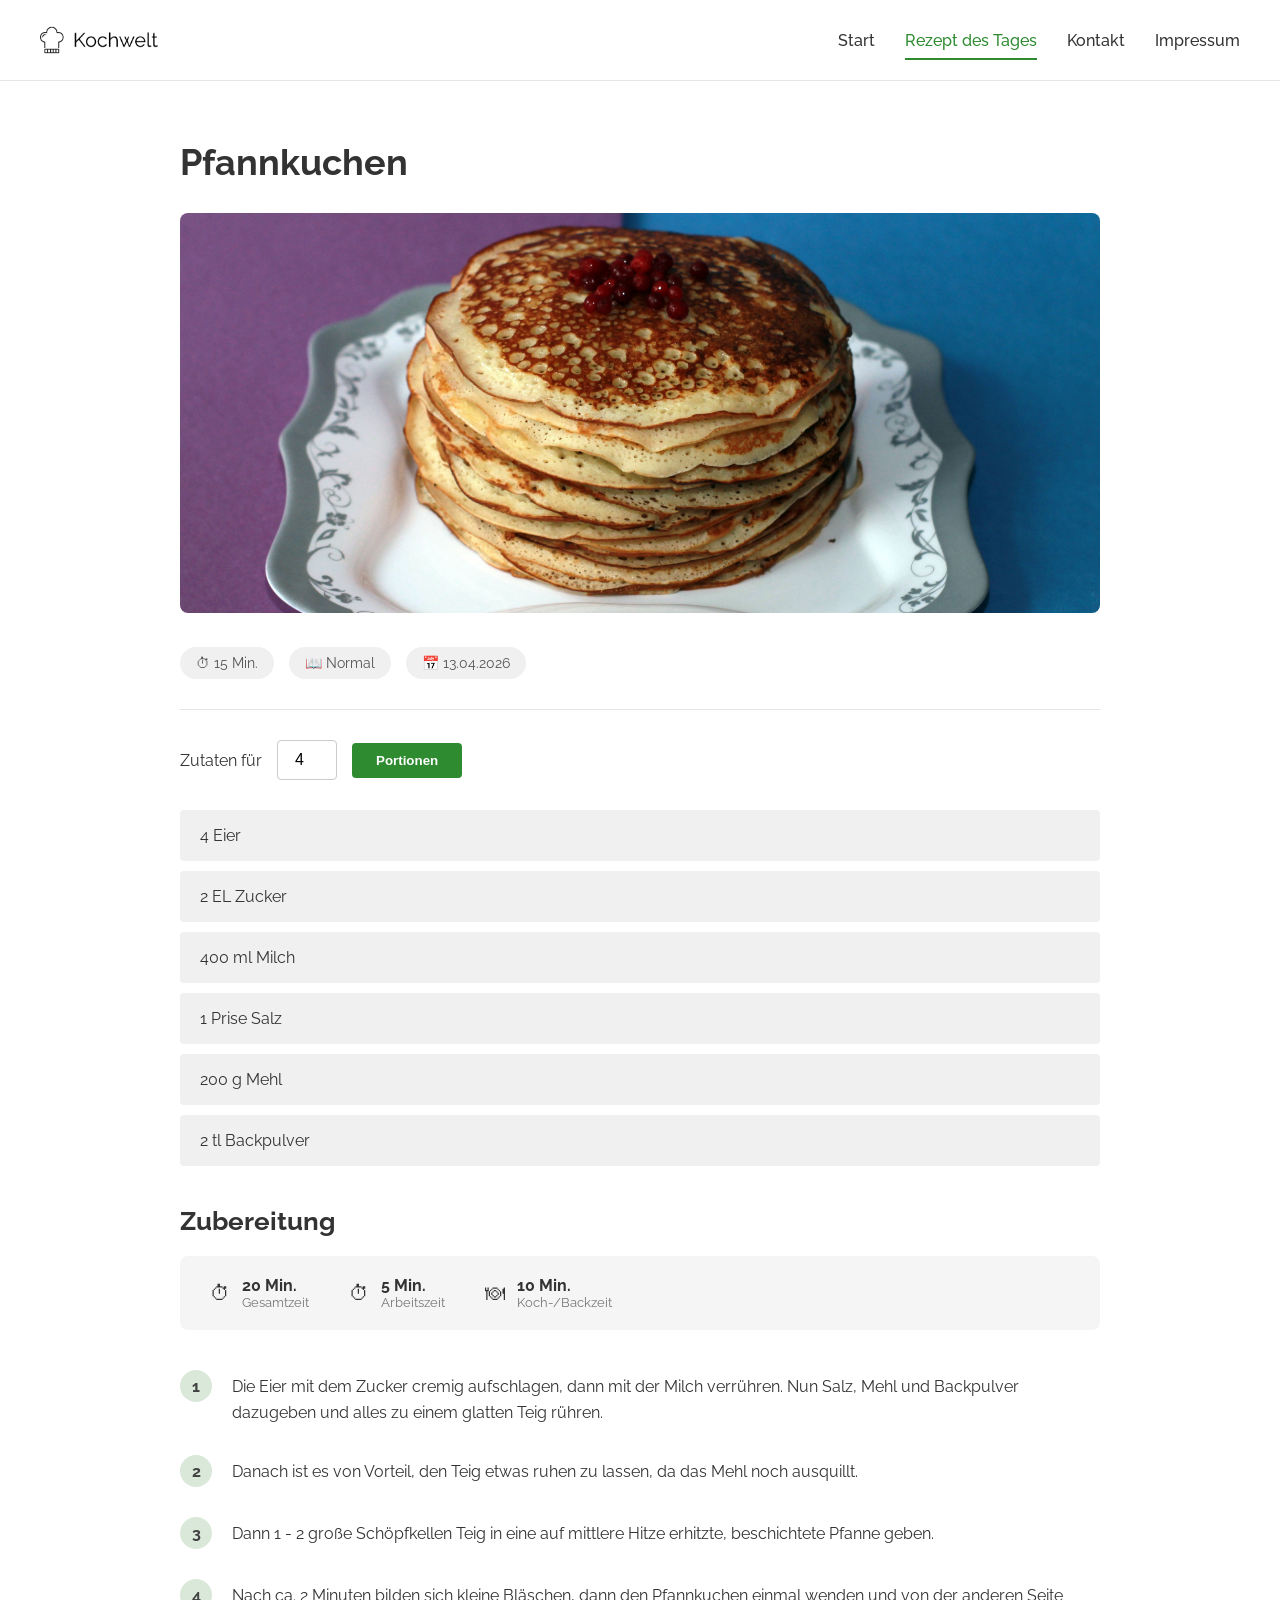
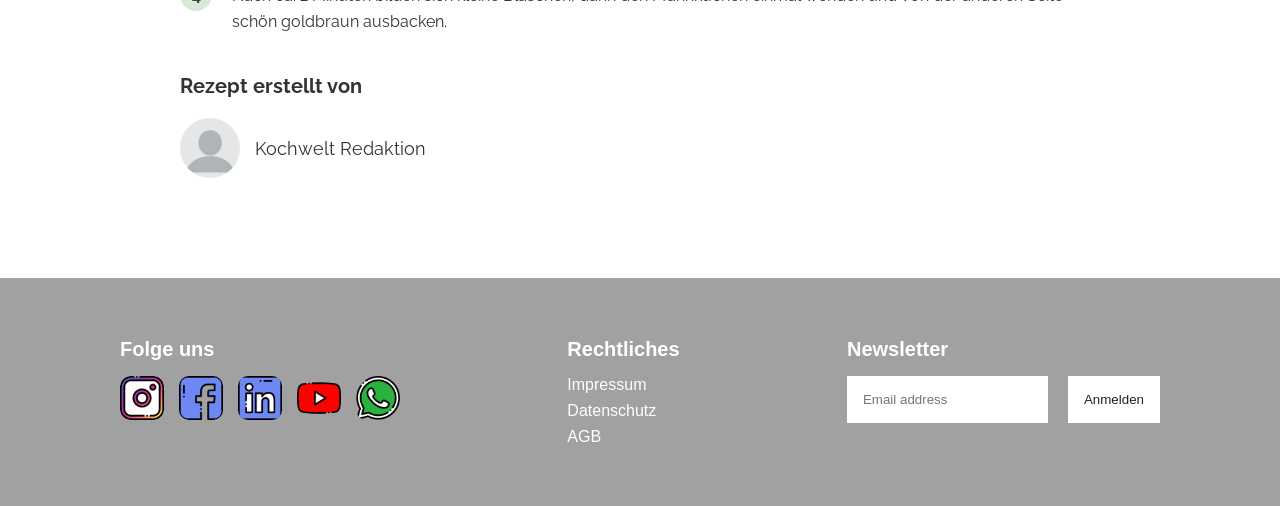
<file: pages/pancake.html>
<!DOCTYPE html>
<html lang="en">
<head>
    <meta charset="UTF-8">
    <meta name="viewport" content="width=device-width, initial-scale=1.0">
    <title>Kochwelt - Pfannkuchen</title>
    <link rel="icon" type="image/svg+xml" href="../assets/img/logo_small.png" />
    <link rel="stylesheet" href="../css/style.css" />
    <link rel="stylesheet" href="../css/fonts.css" />
</head>
<body>
     <header>
      <nav class="navbar">
        <div class="nav-inner">
          <a href="../index.html" class="logo">
            <img src="../assets/img/logo.png" alt="Kochwelt" />
          </a>

          <input type="checkbox" id="nav-toggle" class="nav-toggle" hidden />
          <label for="nav-toggle" class="burger" aria-label="Menü öffnen/schließen">
            <span></span>
            <span></span>
            <span></span>
          </label>
          <label for="nav-toggle" class="nav-overlay"></label>
          <ul class="nav-links">
            <li><a href="../index.html">Start</a></li>
            <li>
              <a href="./bestoftheday.html" class="active">Rezept des Tages</a>
            </li>
            <li><a href="./kontakt.html">Kontakt</a></li>
            <li><a href="./impressum.html">Impressum</a></li>
          </ul>
        </div>
      </nav>
    </header>
    <main class="rezept-main">
      <h1 class="rezept-titel">Pfannkuchen</h1>
      <img class="rezept-bild" src="../assets/img/pancake.jpg" alt="Pfannkuchen">

      <div class="rezept-meta">
        <span class="meta-item">⏱ 15 Min.</span>
        <span class="meta-item">📖 Normal</span>
        <span class="meta-item">📅 13.04.2026</span>
      </div>

      <hr class="rezept-trenner" />

       <div class="portionen-bereich">
        <label for="portionen">Zutaten für</label>
        <input type="number" id="portionen" class="portionen-input" value="4" min="1" />
        <button type="button" class="portionen-btn">Portionen</button>
      </div>

      <ul class="zutaten-liste">
        <li>4 Eier</li>
        <li>2 EL Zucker</li>
        <li>400 ml Milch</li>
        <li>1 Prise Salz</li>
        <li>200 g Mehl</li>
        <li>2 tl Backpulver</li>
      </ul>

      <h2 class="zubereitung-titel">Zubereitung</h2>

      <div class="zeit-info-box">
        <div class="zeit-info-item">
          <span class="zeit-icon">⏱</span>
          <div class="zeit-info-text">
            <strong>20 Min.</strong>
            <span class="zeit-label">Gesamtzeit</span>
          </div>
        </div>
        <div class="zeit-info-item">
          <span class="zeit-icon">⏱</span>
          <div class="zeit-info-text">
            <strong>5 Min.</strong>
            <span class="zeit-label">Arbeitszeit</span>
          </div>
        </div>
        <div class="zeit-info-item">
          <span class="zeit-icon">🍽</span>
          <div class="zeit-info-text">
            <strong>10 Min.</strong>
            <span class="zeit-label">Koch-/Backzeit</span>
          </div>
        </div>
      </div>

      <ol class="zubereitung-schritte">
        <li>
          <span class="schritt-nummer">1</span>
          <p>
            Die Eier mit dem Zucker cremig aufschlagen, dann mit der Milch verrühren. Nun Salz, Mehl und Backpulver dazugeben und alles zu einem glatten Teig rühren.
          </p>
        </li>
        <li>
          <span class="schritt-nummer">2</span>
          <p>
           Danach ist es von Vorteil, den Teig etwas ruhen zu lassen, da das Mehl noch ausquillt. 
          </p>
        </li>
        <li>
          <span class="schritt-nummer">3</span>
          <p>
            Dann 1 - 2 große Schöpfkellen Teig in eine auf mittlere Hitze erhitzte, beschichtete Pfanne geben.
          </p>
        </li>
        <li>
          <span class="schritt-nummer">4</span>
          <p>
            Nach ca. 2 Minuten bilden sich kleine Bläschen, dann den Pfannkuchen einmal wenden und von der anderen Seite schön goldbraun ausbacken.
          </p>
        </li>
      </ol>
       <h3 class="autor-titel">Rezept erstellt von</h3>

      <div class="autor-bereich">
        <img
          class="autor-avatar"
          src="../assets/img/profile.png"
          alt="Kochwelt Redaktion"
        />
        <span class="autor-name">Kochwelt Redaktion</span>
      </div>
    </main>
     <footer class="footer">
      <!-- Social Media -->
      <div class="footer-bereich">
        <h4>Folge uns</h4>

        <div class="footer-icons">
          <a href="https://www.instagram.com/" target="_blank"><img src="../assets/img/instagram.png" alt="Instagram" /></a>
          <a href="https://www.facebook.com/" target="_blank"><img src="../assets/img/facebook.png" alt="Facebook" /></a>
          <a href="https://www.linkedin.com/" target="_blank"><img src="../assets/img/linkedin.png" alt="LinkedIn" /></a>
          <a href="https://youtube.com/" target="_blank"><img src="../assets/img/youtube.png" alt="YouTube" /></a>
          <a href="https://www.whatsapp.com/?lang=de" target="_blank"><img src="../assets/img/whatsapp.png" alt="WhatsApp" /></a>
        </div>
      </div>

      <!-- Rechtliches -->
      <div class="footer-bereich">
        <h4>Rechtliches</h4>

        <ul class="rechtliches-liste">
          <li>
            <a href="./impressum.html"> Impressum</a>
          </li>
          <li>
            <a href="./datenschutz.html"> Datenschutz</a>
          </li>
          <li><a href="./agb.html"> AGB</a></li>
        </ul>
      </div>

      <!-- Newsletter -->
      <div class="footer-bereich">
        <h4>Newsletter</h4>

        <form class="footer-form">
          <input required type="email" placeholder="Email address" />

          <button type="submit">Anmelden</button>
        </form>
      </div>
    </footer>

    
</body>
</html>
</file>
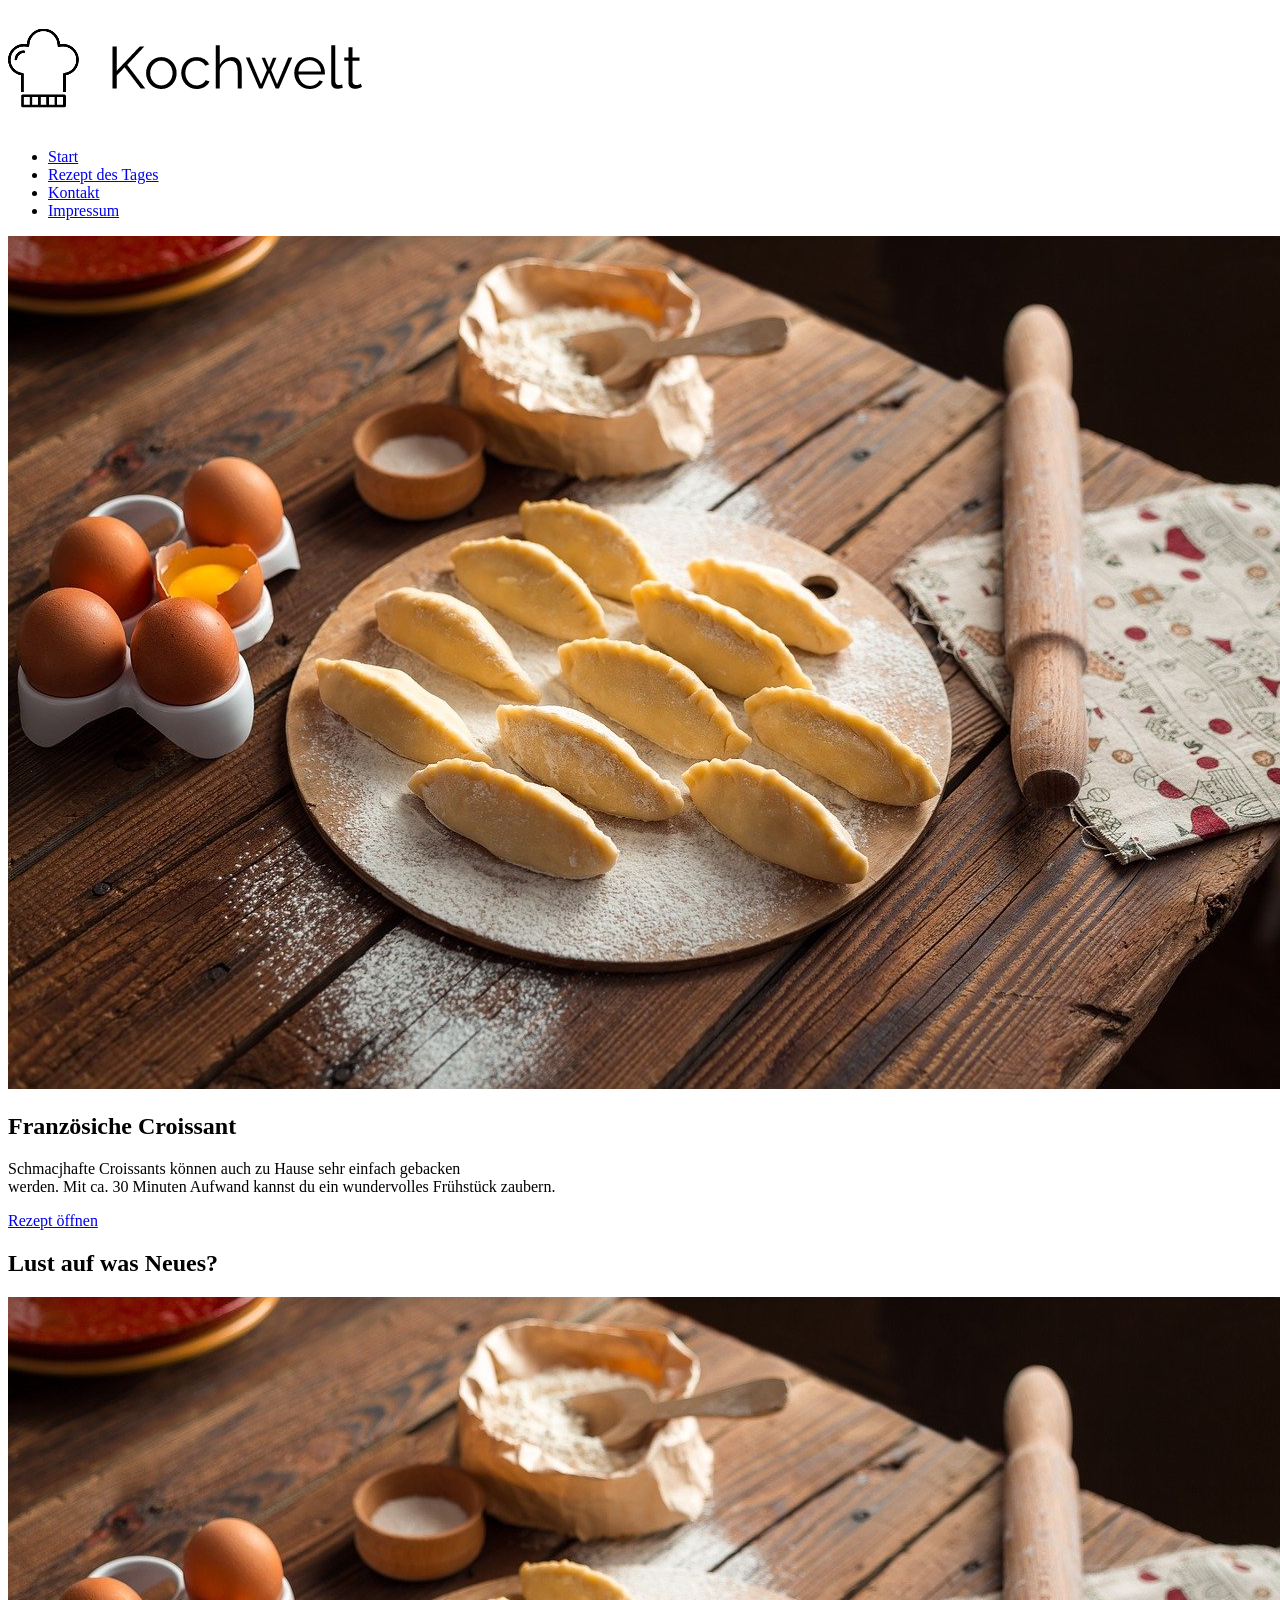
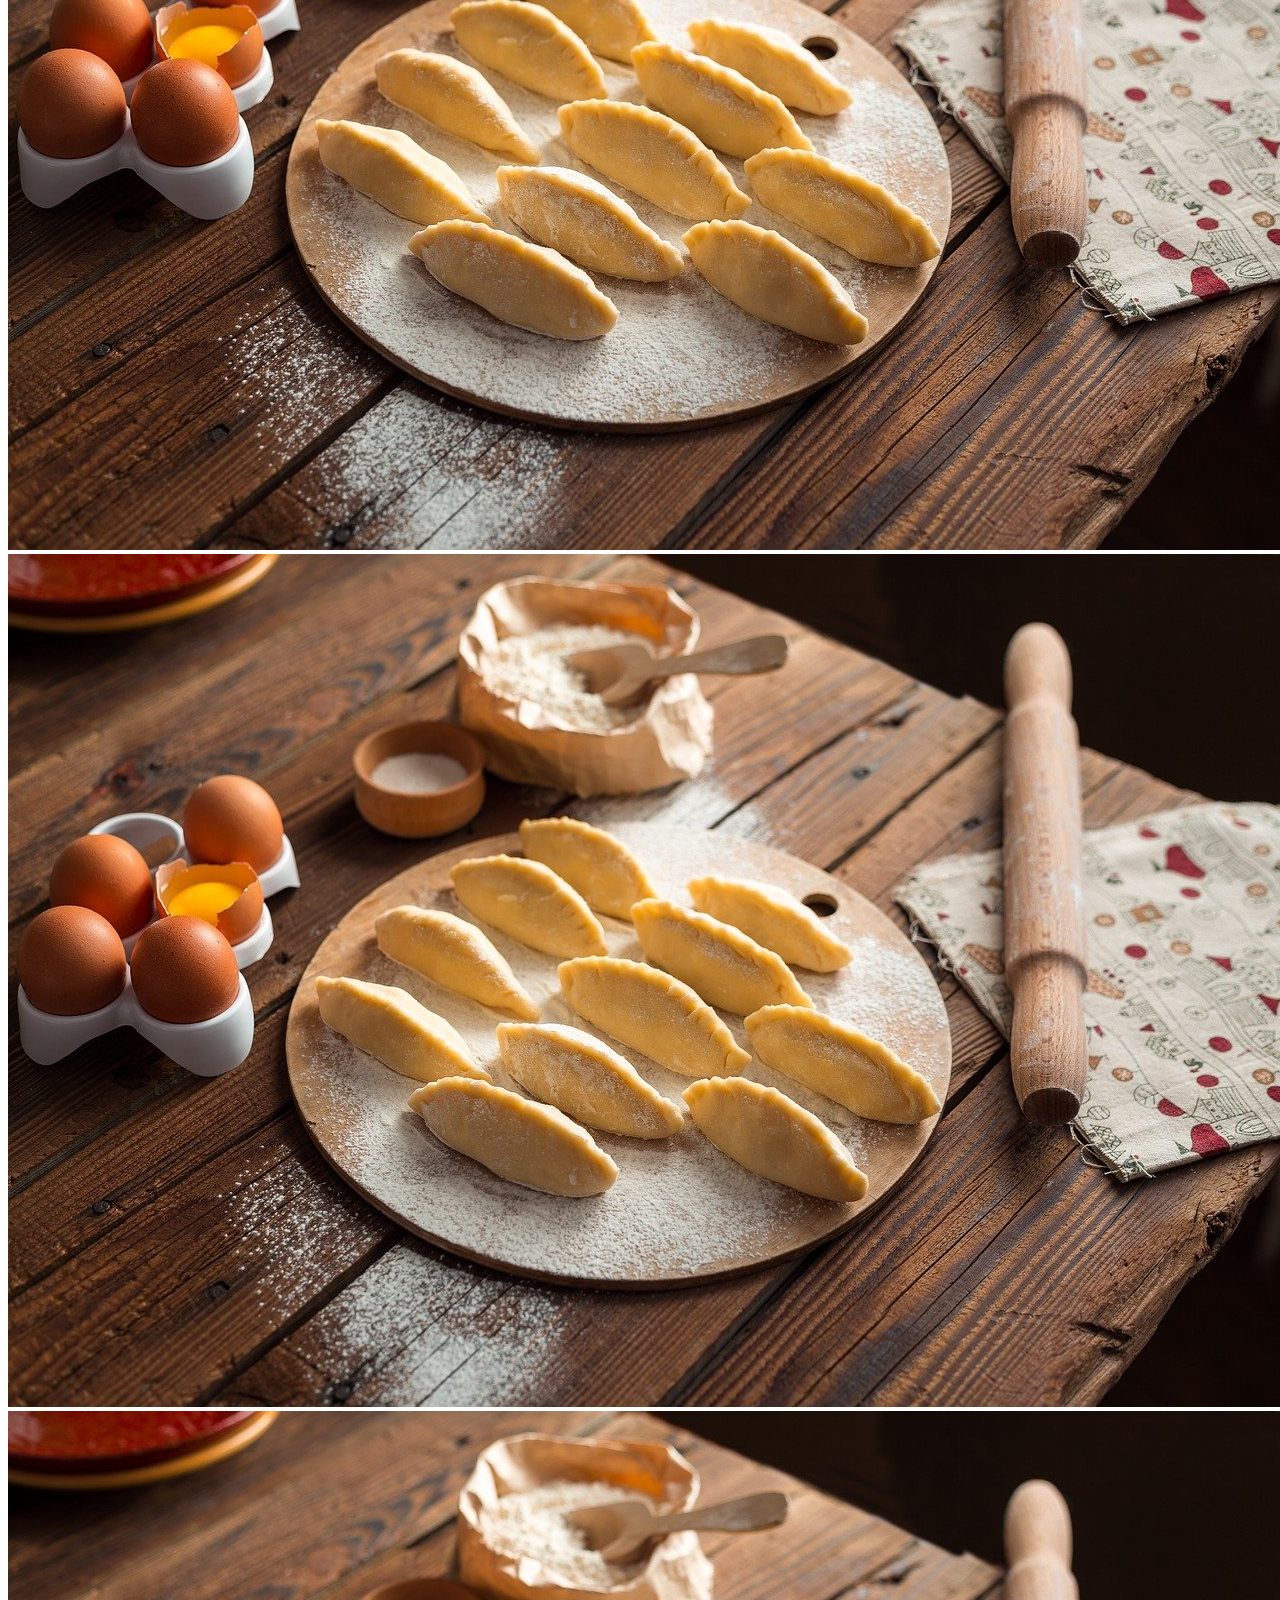
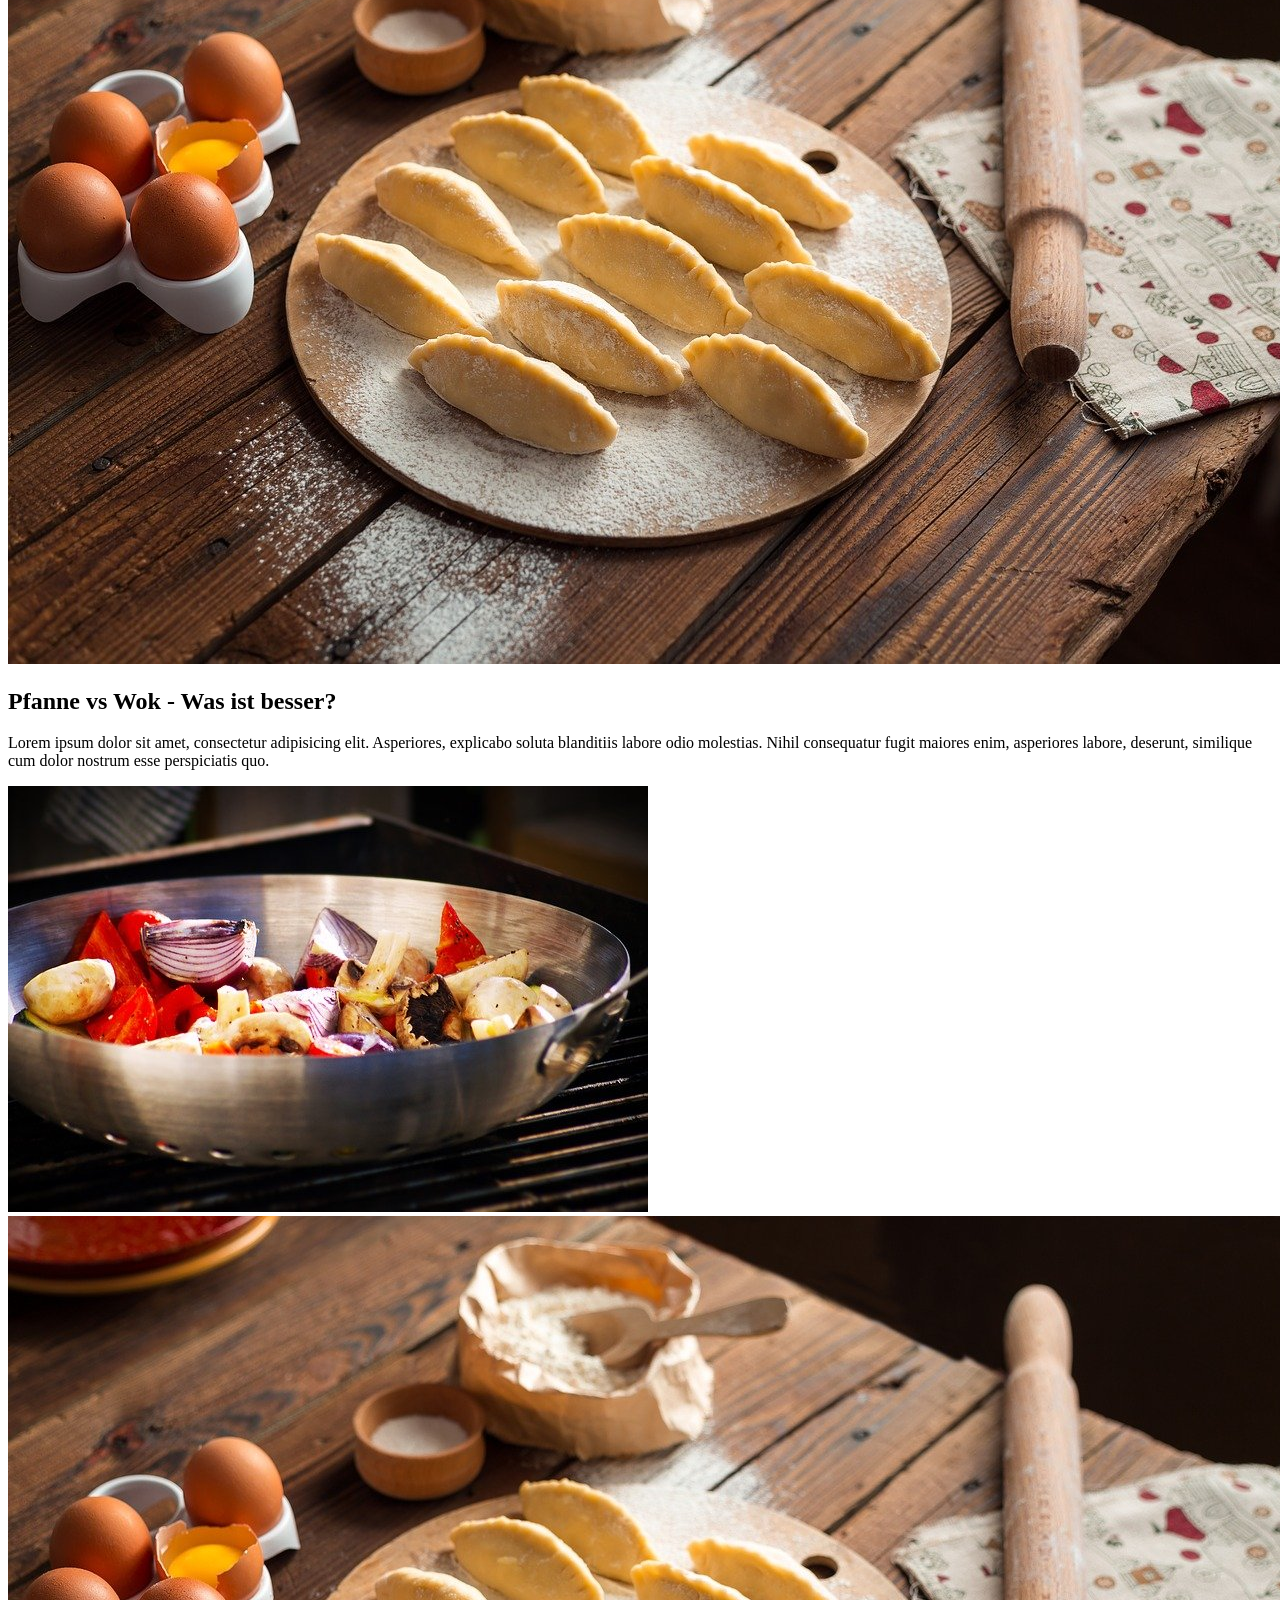
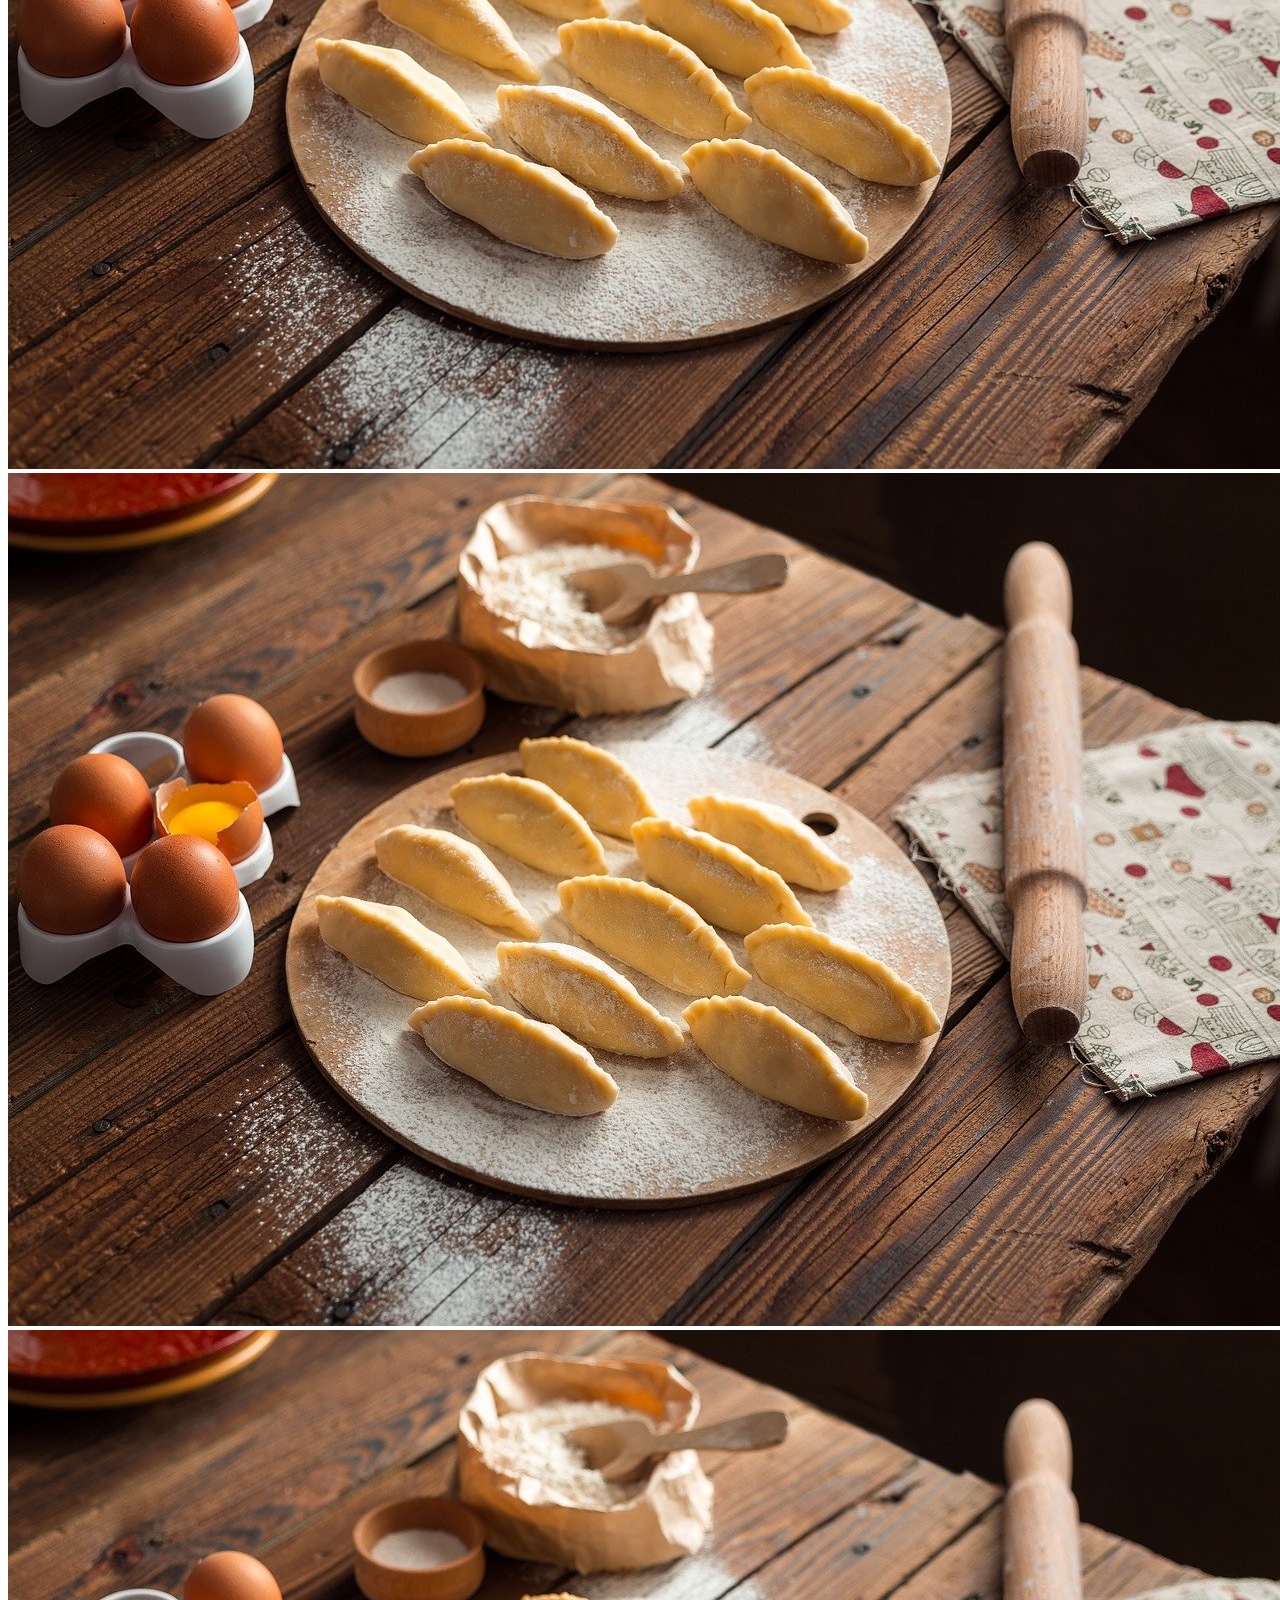
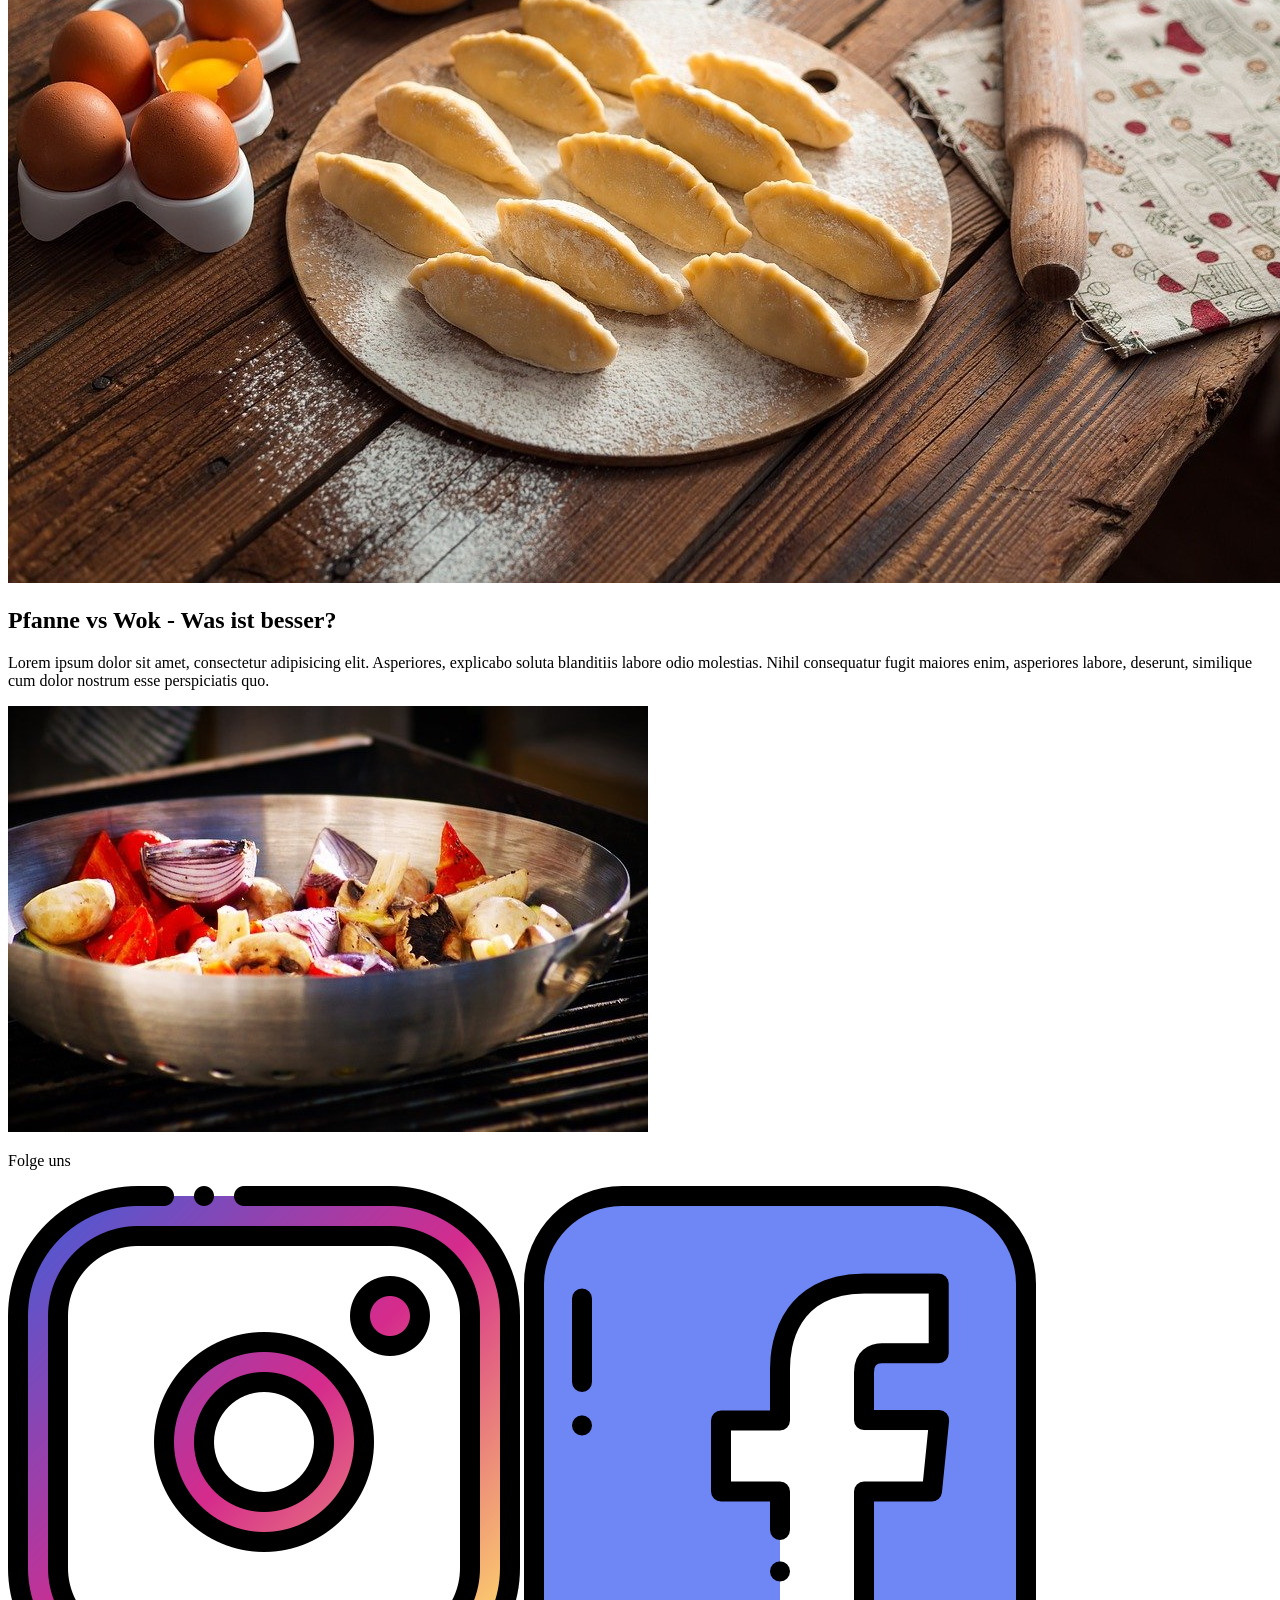
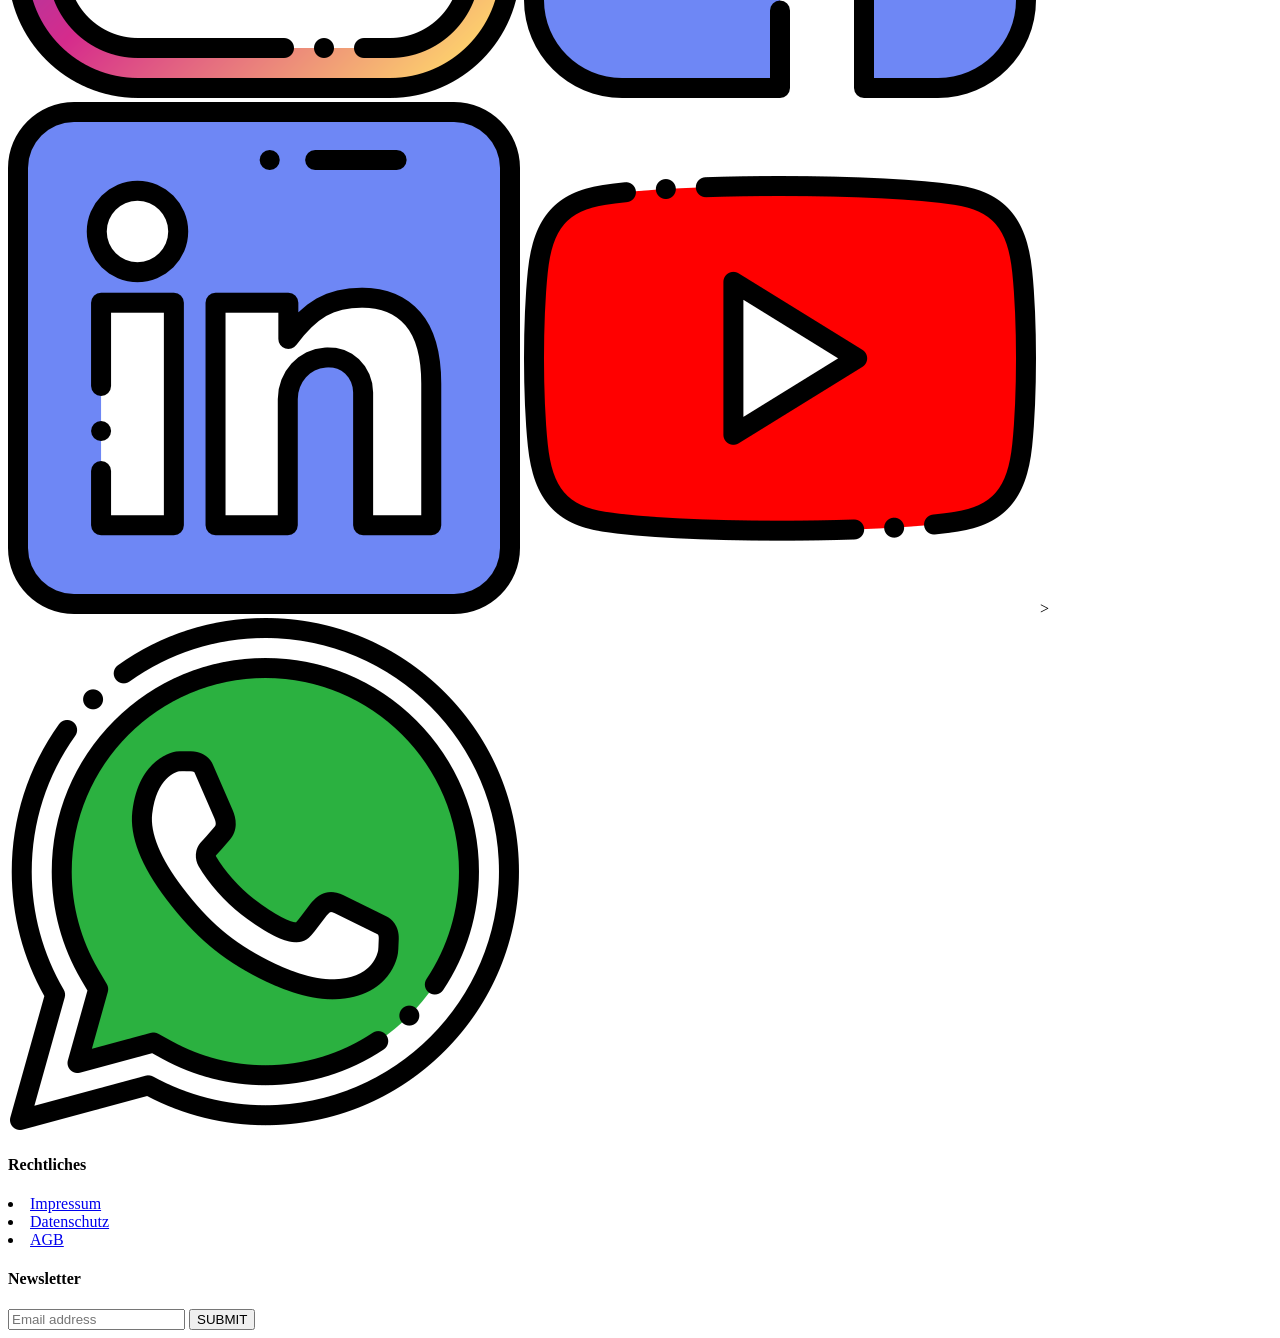
<file: assets/img/Kochwelt.html>
<!DOCTYPE html>
<!-- saved from url=(0040)http://127.0.0.1:5500/index.html#kontakt -->
<html lang="en"><head><meta http-equiv="Content-Type" content="text/html; charset=UTF-8">
    
    <meta name="viewport" content="width=device-width, initial-scale=1.0">
    
    <title>Kochwelt</title>
    
    
    
<link rel="stylesheet" href="http://127.0.0.1:5500/style.css?_cacheOverride=1785244441122"><link rel="icon" type="image/svg+xml" href="http://127.0.0.1:5500/assets/img/logo_small.png"><link rel="stylesheet" href="http://127.0.0.1:5500/css/style.css?_cacheOverride=1785244441122"><link rel="stylesheet" href="http://127.0.0.1:5500/css/fonts.css?_cacheOverride=1785244441122"></head>

<body>
    <header>
        <nav class="navbar">
            <div class="nav-inner">
                <a href="http://127.0.0.1:5500/index.html#top" class="logo">
                    <img src="./Kochwelt_files/logo.png" alt="Kochwelt">
                </a>

                <ul class="nav-links">
                    <li><a href="http://127.0.0.1:5500/index.html#home" class="active">Start</a></li>
                    <li><a href="http://127.0.0.1:5500/index.html#bestoftheday">Rezept des Tages</a></li>
                    <li><a href="http://127.0.0.1:5500/index.html#about">Kontakt</a></li>
                    <li><a href="http://127.0.0.1:5500/index.html#kontakt">Impressum</a></li>
                </ul>
            </div>
        </nav>
    </header>

    <main>
        <hero>
            <img src="./Kochwelt_files/croissant.jpg" alt="croissant">
            <div>
                <h2>Französiche Croissant</h2>
                <p>Schmacjhafte Croissants können auch zu Hause sehr einfach gebacken<br>
                    werden. Mit ca. 30 Minuten Aufwand kannst du ein wundervolles Frühstück zaubern.</p>
            </div>
            <a href="http://127.0.0.1:5500/index.html#">Rezept öffnen</a>
        </hero>
        <section>
            <h2>Lust auf was Neues?</h2>
            <img src="./Kochwelt_files/croissant.jpg" frische="" croissant="" alt="croissant">
            <img src="./Kochwelt_files/croissant.jpg" frische="" croissant="" alt="croissant">
            <img src="./Kochwelt_files/croissant.jpg" frische="" croissant="" alt="croissant">
        </section>
        
        <section>
            <h2>Pfanne vs Wok - Was ist besser?</h2>
            <p>Lorem ipsum dolor sit amet, consectetur adipisicing elit. Asperiores, explicabo soluta blanditiis labore
                odio molestias. Nihil consequatur fugit maiores enim, asperiores labore, deserunt, similique cum dolor
                nostrum esse perspiciatis quo.</p>
            <img src="./Kochwelt_files/wok.jpg" alt="wok">
        </section>
    </main>
            <div>
            <img src="./Kochwelt_files/croissant.jpg" frische="" croissant="" alt="croissant">
            <img src="./Kochwelt_files/croissant.jpg" frische="" croissant="" alt="croissant">
            <img src="./Kochwelt_files/croissant.jpg" frische="" croissant="" alt="croissant">
            </div>
        
        <section>
            <h2>Pfanne vs Wok - Was ist besser?</h2>
            <p>Lorem ipsum dolor sit amet, consectetur adipisicing elit. Asperiores, explicabo soluta blanditiis labore odio molestias. Nihil consequatur fugit maiores enim, asperiores labore, deserunt, similique cum dolor nostrum esse perspiciatis quo.</p>
            <img src="./Kochwelt_files/wok.jpg" alt="wok">
        </section>
    
    
    <footer>
      <div class="footer-titel">
        <p>Folge uns</p>
        <div class="footer-icons">
          <img class="instagram-icon" src="./Kochwelt_files/instagram.png" alt="instagram">
          <img class="facebook-icon" src="./Kochwelt_files/facebook.png" alt="facebook">
          <img class="linkedin-icon" src="./Kochwelt_files/linkedin.png" alt="linkedin">
          <img class="youtube-icon" src="./Kochwelt_files/youtube.png" alt="youtube">
          &gt;<img class="whatsapp-icon" src="./Kochwelt_files/whatsapp.png" alt="whatsapp">
        </div>
      </div>

      <div>
        <h4 class="rechtliches">Rechtliches</h4>
        <ul class="rechliches-liste"></ul>
        <li>
          <a class="Impressum" href="http://127.0.0.1:5500/pages/impressum.html"> Impressum</a>
        </li>
        <li>
          <a class="Datenschutz" href="http://127.0.0.1:5500/pages/datenschutz.html">
            Datenschutz</a>
        </li>
        <li><a class="AGB" href="http://127.0.0.1:5500/index.html#"> AGB</a></li>
      </div>
      <div>
        <h4 class="Newsletter">Newsletter</h4>
        <form class="footer-form">
          <input required="" type="email" placeholder="Email address">
          <button class="button button-footer">SUBMIT</button>
        </form>
      </div>
    </footer>
  <!-- Code injected by live-server -->
<script>
	// <![CDATA[  <-- For SVG support
	if ('WebSocket' in window) {
		(function () {
			function refreshCSS() {
				var sheets = [].slice.call(document.getElementsByTagName("link"));
				var head = document.getElementsByTagName("head")[0];
				for (var i = 0; i < sheets.length; ++i) {
					var elem = sheets[i];
					var parent = elem.parentElement || head;
					parent.removeChild(elem);
					var rel = elem.rel;
					if (elem.href && typeof rel != "string" || rel.length == 0 || rel.toLowerCase() == "stylesheet") {
						var url = elem.href.replace(/(&|\?)_cacheOverride=\d+/, '');
						elem.href = url + (url.indexOf('?') >= 0 ? '&' : '?') + '_cacheOverride=' + (new Date().valueOf());
					}
					parent.appendChild(elem);
				}
			}
			var protocol = window.location.protocol === 'http:' ? 'ws://' : 'wss://';
			var address = protocol + window.location.host + window.location.pathname + '/ws';
			var socket = new WebSocket(address);
			socket.onmessage = function (msg) {
				if (msg.data == 'reload') window.location.reload();
				else if (msg.data == 'refreshcss') refreshCSS();
			};
			if (sessionStorage && !sessionStorage.getItem('IsThisFirstTime_Log_From_LiveServer')) {
				console.log('Live reload enabled.');
				sessionStorage.setItem('IsThisFirstTime_Log_From_LiveServer', true);
			}
		})();
	}
	else {
		console.error('Upgrade your browser. This Browser is NOT supported WebSocket for Live-Reloading.');
	}
	// ]]>
</script>


</body></html>
</file>
<file: css/style.css>
* {
  margin: 0;
  padding: 0;
  box-sizing: border-box;
}

/* Kein horizontales Scrollen + Bilder nie breiter als ihr Container */
html,
body {
  overflow-x: hidden;
}

img {
  max-width: 100%;
}

/* ---------- Header ---------- */
.navbar {
  position: static;
  background-color: #ffffff;
  border-bottom: 1px solid #e5e5e5;
  font-family: "Raleway", sans-serif;
}

.nav-inner {
  display: flex;
  align-items: center;
  justify-content: space-between;
  max-width: 1440px;
  margin: 0 auto;
  padding: 0 40px;
  height: 80px;
}

.logo {
  display: flex;
  align-items: center;
  text-decoration: none;
}

.logo img {
  height: 40px;
}

.nav-links {
  display: flex;
  align-items: center;
  gap: 30px;
  list-style: none;
  margin: 0;
  padding: 0;
}

.nav-links a {
  text-decoration: none;
  color: #333333;
  font-size: 16px;
  font-weight: 500;
  padding-bottom: 8px;
}

.nav-links a.active {
  color: #2e8b30;
  border-bottom: 2px solid #2e8b30;
}

/* Burger-Menü: auf Desktop komplett ausgeblendet */
.nav-toggle,
.burger,
.nav-overlay {
  display: none;
}

/* ---------- Footer ---------- */

.footer {
  display: flex;
  justify-content: space-between;
  gap: 40px;
  background-color: rgb(122, 122, 122, 0.7);
  color: white;
  padding-block: 60px;
  padding-inline: max(120px, calc(50% - 720px));
  font-family: "Gill Sans", "Gill Sans MT", Calibri, "Trebuchet MS", sans-serif;
}

/* Die einzelnen Bereiche im Footer */
.footer-bereich {
  display: flex;
  flex-direction: column;
  gap: 15px;
}

/* Überschriften */
.footer-bereich h4 {
  margin: 0;
  font-size: 20px;
}

/* Social-Media-Icons nebeneinander */
.footer-icons {
  display: flex;
  gap: 15px;
  flex-wrap: wrap;
}

/* Alle Bilder innerhalb von footer-icons */
.footer-icons img {
  width: 44px;
  height: 44px;
}

/* Aufzählungszeichen entfernen */
.rechtliches-liste {
  display: flex;
  flex-direction: column;
  gap: 8px;
  list-style: none;
}

/* Unterstreichung entfernen und Schriftfarbe ändern */
.rechtliches-liste a {
  color: white;
  text-decoration: none;
}

/* Eingabefeld und Button nebeneinander */
.footer-form {
  display: flex;
  gap: 20px;
}

.footer-form input {
  padding: 16px;
  border: none;
  min-width: 0;
}

.footer-form button {
  padding: 10px 16px;
  border: none;
  background-color: white;
  color: #222;
  cursor: pointer;
}
/*MAIN-BEREICH*/

body {
  font-family: "raleway", sans-serif;
  box-sizing: border-box;
  margin: 0;
  display: flex;
  flex-direction: column;
  min-height: 100vh;
}
main {
  flex: 1;
}
img {
  border-radius: 10px;
}

.hero {
  margin-top: 30px;
  display: flex;
  justify-content: space-between;
  align-items: center;
  gap: 30px;
  padding-inline: max(120px, calc(50% - 720px));
}

.picture-croissant {
  width: 45%;
  height: 270px;
  object-fit: cover;
}
.hero-text {
  width: 55%;
  display: flex;
  flex-direction: column;
  justify-content: space-between;
}
.heading-hero{
    font-family: raleway;

}
.text-hero {
  font-family: raleway;
  margin-bottom: 70px;
}
.button-hero {
  font-family: raleway;
  text-decoration: none;
  background-color: #008000eb;
  color: white;
  padding: 8px;
  display: inline-block;
  width: 40%;
  text-align: center;
}

.heading-section {
  font-family: raleway;
  text-align: center;
}
.picture-section {
  width: 100%;
  height: 250px;
  object-fit: cover;
}
.recipe-section{
    margin-top: 60px;
    padding-block: 60px;
    background-color: #8080805e;
    padding-inline: max(120px, calc(50% - 720px));
    display: flex;
    flex-direction: column;
    justify-content: center;
    align-items: center;
    gap: 40px;
}

.picture-box {
  display: flex;
  align-items: center;
  gap: 90px;
}
.picture-link {
  display: block;
  text-decoration: none;
  font-family: raleway;
  text-align: center;
  width: 100%;
}
.picture-text {
  text-align: center;
  width: 100%;
  font-family: raleway;
}
.wok-section{
    margin-top: 30px;
    margin-bottom: 60px;
    padding-inline: max(120px, calc(50% - 720px));
}
.heading-wok {
  font-family: raleway;
  text-align: center;
}
.wok-box{
    display: flex;
    justify-content: space-between;
    align-items: center;
    gap: 30px;
}
.picture-wok {
  width: 30%;
  height: 250px;
  object-fit: cover;
}

/* ---------- Responsive: bis 320px optimiert ---------- */

/* Tablet / kleiner Desktop: Padding reduzieren */
@media (max-width: 1024px) {
  .hero,
  .recipe-section,
  .wok-section {
    padding-inline: 40px;
  }
  .picture-box {
    gap: 40px;
  }
}

/* Sektionen untereinander stapeln */
@media (max-width: 768px) {
  .hero {
    flex-direction: column;
    align-items: stretch;
  }
  .picture-croissant,
  .hero-text {
    width: 100%;
  }
  .text-hero {
    margin-bottom: 30px;
  }
  .button-hero {
    width: 100%;
  }

  .recipe-section {
    height: auto;
    padding-block: 40px;
    gap: 30px;
  }
  .picture-box {
    flex-direction: column;
    gap: 30px;
    width: 100%;
  }
  .recipe {
    width: 100%;
  }

  .wok-box {
    flex-direction: column;
    align-items: stretch;
  }
  .picture-wok {
    width: 100%;
  }

  .footer {
    flex-wrap: wrap;
    gap: 30px;
    padding: 40px;
  }
}

/* Smartphone */
@media (max-width: 615px) {
  .nav-inner {
    flex-direction: row;
    justify-content: space-between;
    align-items: center;
    height: 70px;
    padding: 0 20px;
  }

  /* Burger-Icon anzeigen */
  .burger {
    display: flex;
    flex-direction: column;
    justify-content: space-between;
    width: 30px;
    height: 22px;
    cursor: pointer;
    z-index: 1002;
  }
  .burger span {
    display: block;
    width: 100%;
    height: 3px;
    border-radius: 2px;
    background-color: #333333;
    transition: transform 0.3s ease, opacity 0.3s ease;
  }

  /* Menü-Panel: fährt von rechts herein */
  .nav-links {
    position: fixed;
    top: 0;
    right: 0;
    height: 100vh;
    width: 75%;
    max-width: 300px;
    flex-direction: column;
    justify-content: flex-start;
    align-items: center;
    gap: 28px;
    padding: 90px 32px 40px;
    background-color: #ffffff;
    box-shadow: -4px 0 16px rgba(0, 0, 0, 0.15);
    transform: translateX(100%);
    transition: transform 0.3s ease;
    z-index: 1001;
  }
  .nav-links li {
    width: 100%;
    text-align: center;
  }
  .nav-links a {
    font-size: 18px;
  }

  /* Geöffneter Zustand */
  .nav-toggle:checked ~ .nav-links {
    transform: translateX(0);
  }

  /* Abdunkelnder Hintergrund (klick schließt das Menü) */
  .nav-toggle:checked ~ .nav-overlay {
    display: block;
    position: fixed;
    inset: 0;
    background-color: rgba(0, 0, 0, 0.4);
    z-index: 1000;
  }

  /* Burger -> X Animation */
  .nav-toggle:checked ~ .burger span:nth-child(1) {
    transform: translateY(9.5px) rotate(45deg);
  }
  .nav-toggle:checked ~ .burger span:nth-child(2) {
    opacity: 0;
  }
  .nav-toggle:checked ~ .burger span:nth-child(3) {
    transform: translateY(-9.5px) rotate(-45deg);
  }

  .hero,
  .recipe-section,
  .wok-section {
    padding-inline: 20px;
  }

  .text-hero br {
    display: none;
  }

  .footer {
    flex-direction: column;
    padding: 32px 20px;
  }
  .footer-form {
    flex-direction: column;
    gap: 12px;
  }
  .footer-form button {
    width: 100%;
  }
}

/* Sehr schmale Geräte bis 320px */
@media (max-width: 380px) {
  .nav-links {
    gap: 10px;
    font-size: 14px;
  }
  .nav-links a {
    font-size: 14px;
  }
  .picture-croissant {
    height: 200px;
  }
}

/* ---------- Anfang Rezeptseite Brokkoli-Auflauf  ---------- */

.rezept-main {
  max-width: 1000px;
  margin: 0 auto;
  padding: 60px 40px 100px 40px;
  font-family: "Raleway", sans-serif;
  color: #333333;
}

.rezept-titel {
  font-size: 36px;
  font-weight: 700;
  margin-bottom: 30px;
  overflow-wrap: break-word;
}

.rezept-bild {
  width: 100%;
  max-height: 400px;
  object-fit: cover;
  border-radius: 8px;
  margin-bottom: 30px;
}

.rezept-meta {
  display: flex;
  gap: 15px;
  margin-bottom: 30px;
  flex-wrap: wrap;
}

.meta-item {
  background-color: #f0f0f0;
  border-radius: 20px;
  padding: 8px 16px;
  font-size: 14px;
  color: #555555;
}

.rezept-trenner {
  border: none;
  border-top: 1px solid #e5e5e5;
  margin-bottom: 30px;
}

.portionen-bereich {
  display: flex;
  align-items: center;
  gap: 15px;
  margin-bottom: 30px;
  flex-wrap: wrap;
}

.portionen-bereich label {
  font-size: 16px;
}

.portionen-input {
  width: 60px;
  padding: 10px;
  border: 1px solid #cccccc;
  border-radius: 4px;
  text-align: center;
  font-size: 16px;
}

.portionen-btn {
  padding: 10px 24px;
  border: none;
  border-radius: 4px;
  background-color: #2e8b30;
  color: white;
  font-weight: 600;
  cursor: pointer;
}

.zutaten-liste {
  list-style: none;
  margin-bottom: 40px;
}

.zutaten-liste li {
  background-color: #f0f0f0;
  padding: 16px 20px;
  margin-bottom: 10px;
  border-radius: 4px;
  font-size: 16px;
}

.zubereitung-titel {
  font-size: 26px;
  font-weight: 700;
  margin-bottom: 20px;
}

.zeit-info-box {
  display: flex;
  gap: 40px;
  background-color: #f5f5f5;
  border-radius: 8px;
  padding: 20px 30px;
  margin-bottom: 40px;
  flex-wrap: wrap;
}

.zeit-info-item {
  display: flex;
  align-items: center;
  gap: 12px;
}

.zeit-icon {
  font-size: 20px;
}

.zeit-info-text {
  display: flex;
  flex-direction: column;
}

.zeit-info-text strong {
  font-size: 16px;
  color: #333333;
}

.zeit-label {
  font-size: 13px;
  color: #777777;
}

.zubereitung-schritte {
  list-style: none;
  margin-bottom: 40px;
}

.zubereitung-schritte li {
  display: flex;
  gap: 20px;
  margin-bottom: 30px;
}

.schritt-nummer {
  flex-shrink: 0;
  width: 32px;
  height: 32px;
  border-radius: 50%;
  background-color: #d9e8d9;
  color: #414241;
  font-weight: 700;
  display: flex;
  align-items: center;
  justify-content: center;
}

.zubereitung-schritte p {
  font-size: 16px;
  line-height: 1.6;
  padding-top: 4px;
}

.autor-titel {
  font-size: 20px;
  font-weight: 700;
  margin-bottom: 20px;
}

.autor-bereich {
  display: flex;
  align-items: center;
  gap: 15px;
}

.autor-avatar {
  width: 60px;
  height: 60px;
  border-radius: 50%;
  object-fit: cover;
  background-color: #d9d9d9;
}

.autor-name {
  font-size: 18px;
  color: #333333;
}

/* ---------- ^^^^ Ende Rezeptseite Brokkoli-Auflauf  ^^^^  ---------- */

/* ---------- Anfang Kontaktseite ---------- */

.kontakt-main {
  display: flex;
  align-items: center;
}

.kontakt-section {
  width: 100%;
  display: flex;
  justify-content: center;
  padding: 40px;
}

.kontakt-box {
  width: 100%;
  max-width: 600px;
  background-color: #dddddd;
  border-radius: 8px;
  padding: 40px;
}

.kontakt-titel {
  font-family: "Raleway", sans-serif;
  font-size: 26px;
  font-weight: 700;
  color: #222222;
  margin-bottom: 30px;
}

.kontakt-form {
  display: flex;
  flex-direction: column;
  gap: 25px;
}

.form-group {
  display: flex;
  flex-direction: column;
  gap: 8px;
}

.form-group label {
  font-family: "Raleway", sans-serif;
  font-size: 15px;
  color: #333333;
}

.form-group input,
.form-group textarea {
  font-family: "Raleway", sans-serif;
  font-size: 15px;
  padding: 12px;
  border: none;
  border-radius: 4px;
  background-color: #ffffff;
  resize: vertical;
}

.kontakt-button {
  align-self: flex-start;
  font-family: "Raleway", sans-serif;
  padding: 12px 30px;
  border: none;
  border-radius: 4px;
  background-color: #2e8b30;
  color: white;
  font-weight: 600;
  cursor: pointer;
}

/* ---------- ^^^^ Ende Kontaktseite ^^^^ ---------- */



/*IMPRESSUM*/


.main {
  padding: 60px 0;
}

.impressum {
  padding: 48px;
  background-color: #ffffff;
  
}

.impressum h1 {
  font-family: raleway;
  margin-top: 0;
  margin-bottom: 36px;
  font-size: clamp(2rem, 5vw, 3rem);
  line-height: 1.2;
}

.impressum section {
  padding-bottom: 24px;
  margin-bottom: 28px;
  border-bottom: 1px solid #e5e5e5;
}

.impressum h2 {
  font-family: raleway;
  margin-top: 0;
  margin-bottom: 12px;
  font-size: 1.35rem;
}

.impressum p {
  font-family: raleway;
  margin-top: 0;
  margin-bottom: 12px;
}

address {
  font-family: raleway;
  font-style: normal;
}




/* ---------- Anfang rechtliche Seiten ---------- */

.rechtliches-main {
  width: 100%;
  padding: 60px 40px 100px;
  background-color: #f5f5f5;
}

.rechtliches-container {
  width: 100%;
  max-width: 1000px;
  margin: auto;
  padding: 50px;
  background-color: #ffffff;
  border-radius: 8px;
  color: #333333;
}

.rechtliches-container h1 {
  margin-bottom: 8px;
  font-size: 36px;
  font-weight: 700;
}

.rechtliches-stand {
  margin-bottom: 40px;
  color: #777777;
  font-size: 14px;
}

.rechtliches-abschnitt {
  margin-bottom: 40px;
}

.rechtliches-abschnitt h2 {
  margin-bottom: 20px;
  padding-bottom: 10px;
  border-bottom: 1px solid #dddddd;
  font-size: 25px;
  font-weight: 700;
}

.rechtliches-abschnitt h3 {
  margin-bottom: 15px;
  font-size: 19px;
}

.rechtliches-abschnitt p {
  margin-bottom: 15px;
}

.rechtliches-abschnitt ul {
  margin-bottom: 15px;
  padding-left: 25px;
}

.rechtliches-abschnitt li {
  margin-bottom: 8px;
}

.kontakt-daten {
  padding: 20px;
  border-left: 4px solid #2e8b30;
  background-color: #f0f0f0;
  font-style: normal;
}

.kontakt-daten a {
  color: #2e8b30;
  text-decoration: none;
}

.kontakt-daten a:hover {
  text-decoration: underline;
}

.rechtliches-hinweis {
  margin-bottom: 40px;
  padding: 18px;
  border-left: 4px solid #2e8b30;
  background-color: #eef7ee;
}

.rechtliches-zurück {
  display: inline-block;
  margin-top: 10px;
  color: #2e8b30;
  font-weight: 600;
  text-decoration: none;
}

.rechtliches-zurück:hover {
  text-decoration: underline;
}

/* ---------- Ende rechtliche Seiten ---------- */
/* Rezept- und Kontaktseite auf Smartphone */
@media (max-width: 600px) {
  .rezept-main {
    padding: 32px 20px 60px 20px;
  }
  .rezept-titel {
    font-size: 28px;
  }
  .zeit-info-box {
    gap: 20px;
    padding: 20px;
  }

  .kontakt-section {
    padding: 24px 16px;
  }
  .kontakt-box {
    padding: 24px;
  }

  /* Rechtliche Seiten (Impressum, Datenschutz, AGB) */
  .rechtliches-main {
    padding: 32px 16px 60px;
  }
  .rechtliches-container {
    padding: 28px 20px;
  }
  .rechtliches-container h1 {
    font-size: 28px;
  }
  .rechtliches-abschnitt h2 {
    font-size: 21px;
  }
  .kontakt-daten {
    overflow-wrap: break-word;
  }
}

/* ---------- ^^^^ Ende Kontaktseite ^^^^ ---------- */
</file>
<file: css/fonts.css>
/* raleway-100 - latin */
@font-face {
  font-display: swap; /* Check https://developer.mozilla.org/en-US/docs/Web/CSS/@font-face/font-display for other options. */
  font-family: 'Raleway';
  font-style: normal;
  font-weight: 100;
  src: url('../assets/fonts/raleway-v37-latin-100.woff2') format('woff2'); /* Chrome 36+, Opera 23+, Firefox 39+, Safari 12+, iOS 10+ */
}
/* raleway-100italic - latin */
@font-face {
  font-display: swap; /* Check https://developer.mozilla.org/en-US/docs/Web/CSS/@font-face/font-display for other options. */
  font-family: 'Raleway';
  font-style: italic;
  font-weight: 100;
  src: url('../assets/fonts/raleway-v37-latin-100italic.woff2') format('woff2'); /* Chrome 36+, Opera 23+, Firefox 39+, Safari 12+, iOS 10+ */
}
/* raleway-200 - latin */
@font-face {
  font-display: swap; /* Check https://developer.mozilla.org/en-US/docs/Web/CSS/@font-face/font-display for other options. */
  font-family: 'Raleway';
  font-style: normal;
  font-weight: 200;
  src: url('../assets/fonts/raleway-v37-latin-200.woff2') format('woff2'); /* Chrome 36+, Opera 23+, Firefox 39+, Safari 12+, iOS 10+ */
}
/* raleway-200italic - latin */
@font-face {
  font-display: swap; /* Check https://developer.mozilla.org/en-US/docs/Web/CSS/@font-face/font-display for other options. */
  font-family: 'Raleway';
  font-style: italic;
  font-weight: 200;
  src: url('../assets/fonts/raleway-v37-latin-200italic.woff2') format('woff2'); /* Chrome 36+, Opera 23+, Firefox 39+, Safari 12+, iOS 10+ */
}
/* raleway-300 - latin */
@font-face {
  font-display: swap; /* Check https://developer.mozilla.org/en-US/docs/Web/CSS/@font-face/font-display for other options. */
  font-family: 'Raleway';
  font-style: normal;
  font-weight: 300;
  src: url('../assets/fonts/raleway-v37-latin-300.woff2') format('woff2'); /* Chrome 36+, Opera 23+, Firefox 39+, Safari 12+, iOS 10+ */
}
/* raleway-300italic - latin */
@font-face {
  font-display: swap; /* Check https://developer.mozilla.org/en-US/docs/Web/CSS/@font-face/font-display for other options. */
  font-family: 'Raleway';
  font-style: italic;
  font-weight: 300;
  src: url('../assets/fonts/raleway-v37-latin-300italic.woff2') format('woff2'); /* Chrome 36+, Opera 23+, Firefox 39+, Safari 12+, iOS 10+ */
}
/* raleway-regular - latin */
@font-face {
  font-display: swap; /* Check https://developer.mozilla.org/en-US/docs/Web/CSS/@font-face/font-display for other options. */
  font-family: 'Raleway';
  font-style: normal;
  font-weight: 400;
  src: url('../assets/fonts/raleway-v37-latin-regular.woff2') format('woff2'); /* Chrome 36+, Opera 23+, Firefox 39+, Safari 12+, iOS 10+ */
}
/* raleway-italic - latin */
@font-face {
  font-display: swap; /* Check https://developer.mozilla.org/en-US/docs/Web/CSS/@font-face/font-display for other options. */
  font-family: 'Raleway';
  font-style: italic;
  font-weight: 400;
  src: url('../assets/fonts/raleway-v37-latin-italic.woff2') format('woff2'); /* Chrome 36+, Opera 23+, Firefox 39+, Safari 12+, iOS 10+ */
}
/* raleway-500 - latin */
@font-face {
  font-display: swap; /* Check https://developer.mozilla.org/en-US/docs/Web/CSS/@font-face/font-display for other options. */
  font-family: 'Raleway';
  font-style: normal;
  font-weight: 500;
  src: url('../assets/fonts/raleway-v37-latin-500.woff2') format('woff2'); /* Chrome 36+, Opera 23+, Firefox 39+, Safari 12+, iOS 10+ */
}
/* raleway-500italic - latin */
@font-face {
  font-display: swap; /* Check https://developer.mozilla.org/en-US/docs/Web/CSS/@font-face/font-display for other options. */
  font-family: 'Raleway';
  font-style: italic;
  font-weight: 500;
  src: url('../assets/fonts/raleway-v37-latin-500italic.woff2') format('woff2'); /* Chrome 36+, Opera 23+, Firefox 39+, Safari 12+, iOS 10+ */
}
/* raleway-600 - latin */
@font-face {
  font-display: swap; /* Check https://developer.mozilla.org/en-US/docs/Web/CSS/@font-face/font-display for other options. */
  font-family: 'Raleway';
  font-style: normal;
  font-weight: 600;
  src: url('../assets/fonts/raleway-v37-latin-600.woff2') format('woff2'); /* Chrome 36+, Opera 23+, Firefox 39+, Safari 12+, iOS 10+ */
}
/* raleway-600italic - latin */
@font-face {
  font-display: swap; /* Check https://developer.mozilla.org/en-US/docs/Web/CSS/@font-face/font-display for other options. */
  font-family: 'Raleway';
  font-style: italic;
  font-weight: 600;
  src: url('../assets/fonts/raleway-v37-latin-600italic.woff2') format('woff2'); /* Chrome 36+, Opera 23+, Firefox 39+, Safari 12+, iOS 10+ */
}
/* raleway-700 - latin */
@font-face {
  font-display: swap; /* Check https://developer.mozilla.org/en-US/docs/Web/CSS/@font-face/font-display for other options. */
  font-family: 'Raleway';
  font-style: normal;
  font-weight: 700;
  src: url('../assets/fonts/raleway-v37-latin-700.woff2') format('woff2'); /* Chrome 36+, Opera 23+, Firefox 39+, Safari 12+, iOS 10+ */
}
/* raleway-700italic - latin */
@font-face {
  font-display: swap; /* Check https://developer.mozilla.org/en-US/docs/Web/CSS/@font-face/font-display for other options. */
  font-family: 'Raleway';
  font-style: italic;
  font-weight: 700;
  src: url('../assets/fonts/raleway-v37-latin-700italic.woff2') format('woff2'); /* Chrome 36+, Opera 23+, Firefox 39+, Safari 12+, iOS 10+ */
}
/* raleway-800 - latin */
@font-face {
  font-display: swap; /* Check https://developer.mozilla.org/en-US/docs/Web/CSS/@font-face/font-display for other options. */
  font-family: 'Raleway';
  font-style: normal;
  font-weight: 800;
  src: url('../assets/fonts/raleway-v37-latin-800.woff2') format('woff2'); /* Chrome 36+, Opera 23+, Firefox 39+, Safari 12+, iOS 10+ */
}
/* raleway-800italic - latin */
@font-face {
  font-display: swap; /* Check https://developer.mozilla.org/en-US/docs/Web/CSS/@font-face/font-display for other options. */
  font-family: 'Raleway';
  font-style: italic;
  font-weight: 800;
  src: url('../assets/fonts/raleway-v37-latin-800italic.woff2') format('woff2'); /* Chrome 36+, Opera 23+, Firefox 39+, Safari 12+, iOS 10+ */
}
/* raleway-900 - latin */
@font-face {
  font-display: swap; /* Check https://developer.mozilla.org/en-US/docs/Web/CSS/@font-face/font-display for other options. */
  font-family: 'Raleway';
  font-style: normal;
  font-weight: 900;
  src: url('../assets/fonts/raleway-v37-latin-900.woff2') format('woff2'); /* Chrome 36+, Opera 23+, Firefox 39+, Safari 12+, iOS 10+ */
}
/* raleway-900italic - latin */
@font-face {
  font-display: swap; /* Check https://developer.mozilla.org/en-US/docs/Web/CSS/@font-face/font-display for other options. */
  font-family: 'Raleway';
  font-style: italic;
  font-weight: 900;
  src: url('../assets/fonts/raleway-v37-latin-900italic.woff2') format('woff2'); /* Chrome 36+, Opera 23+, Firefox 39+, Safari 12+, iOS 10+ */
}
</file>
